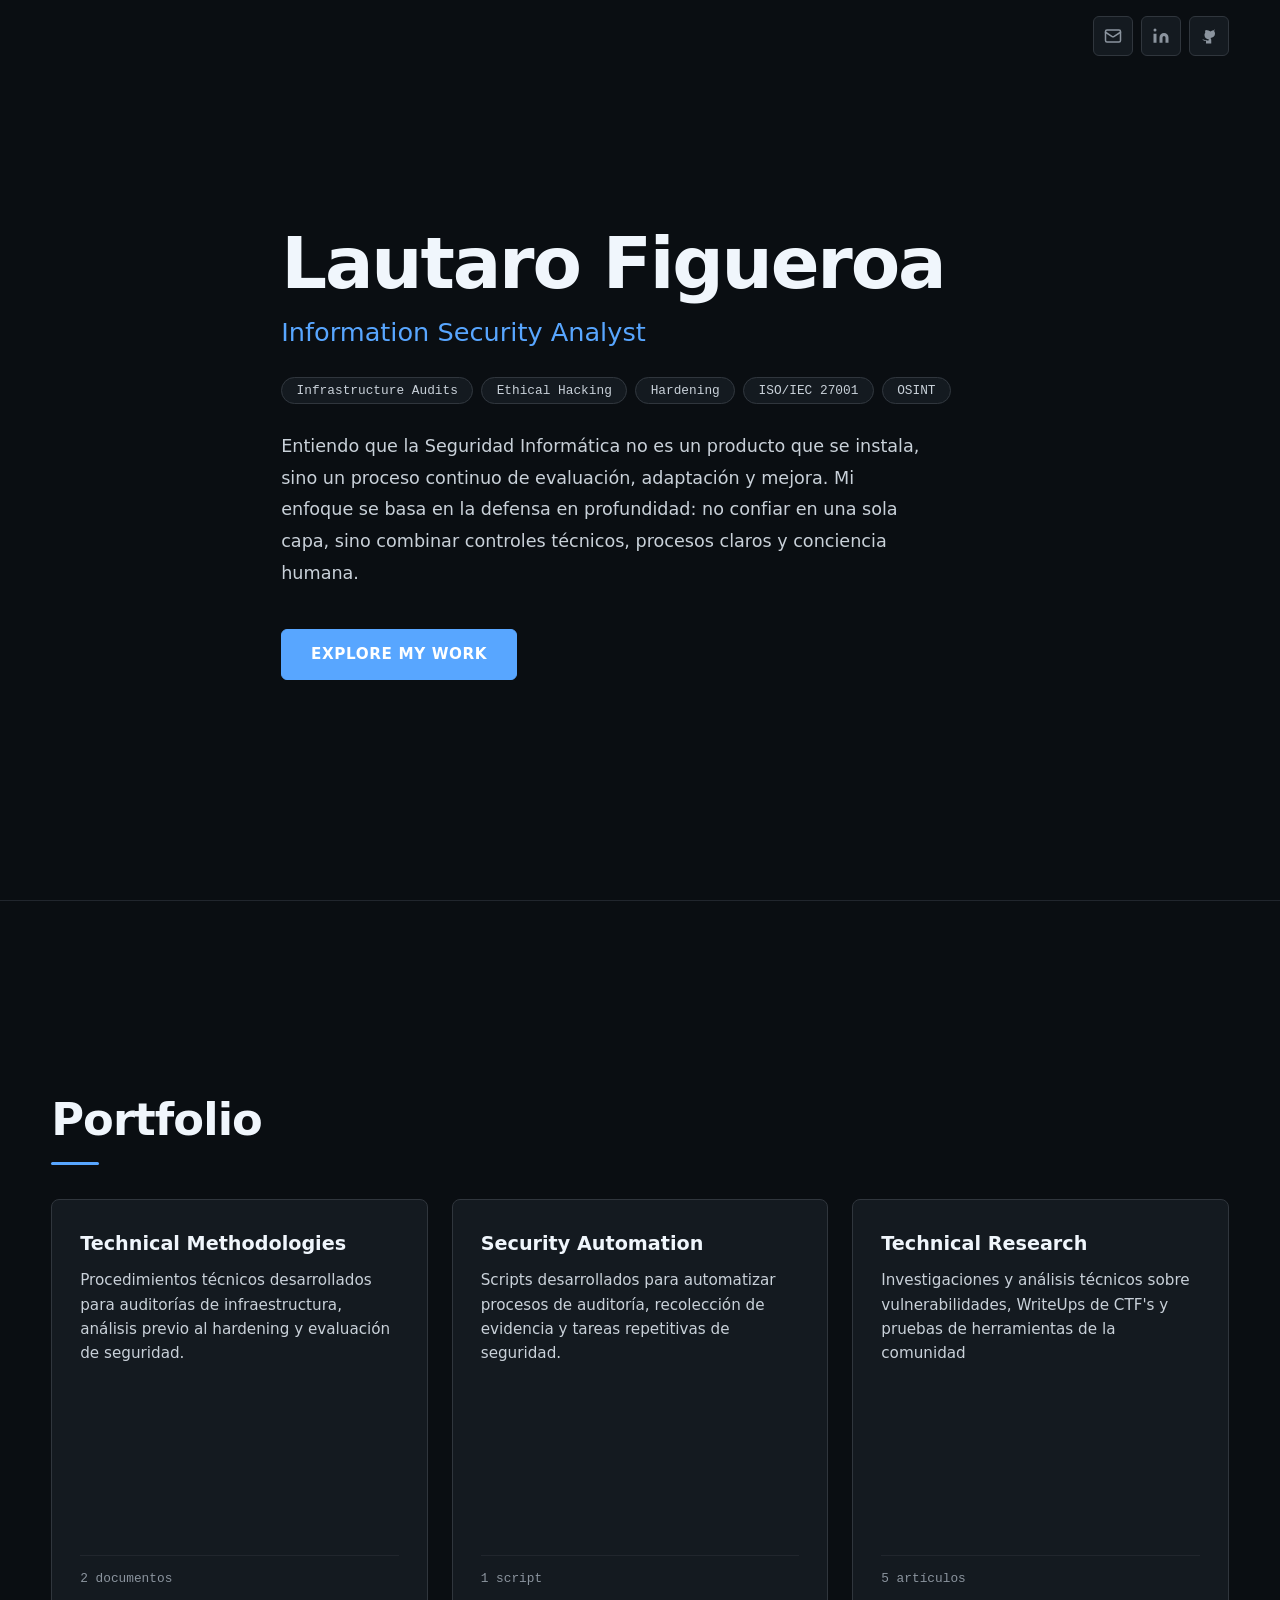
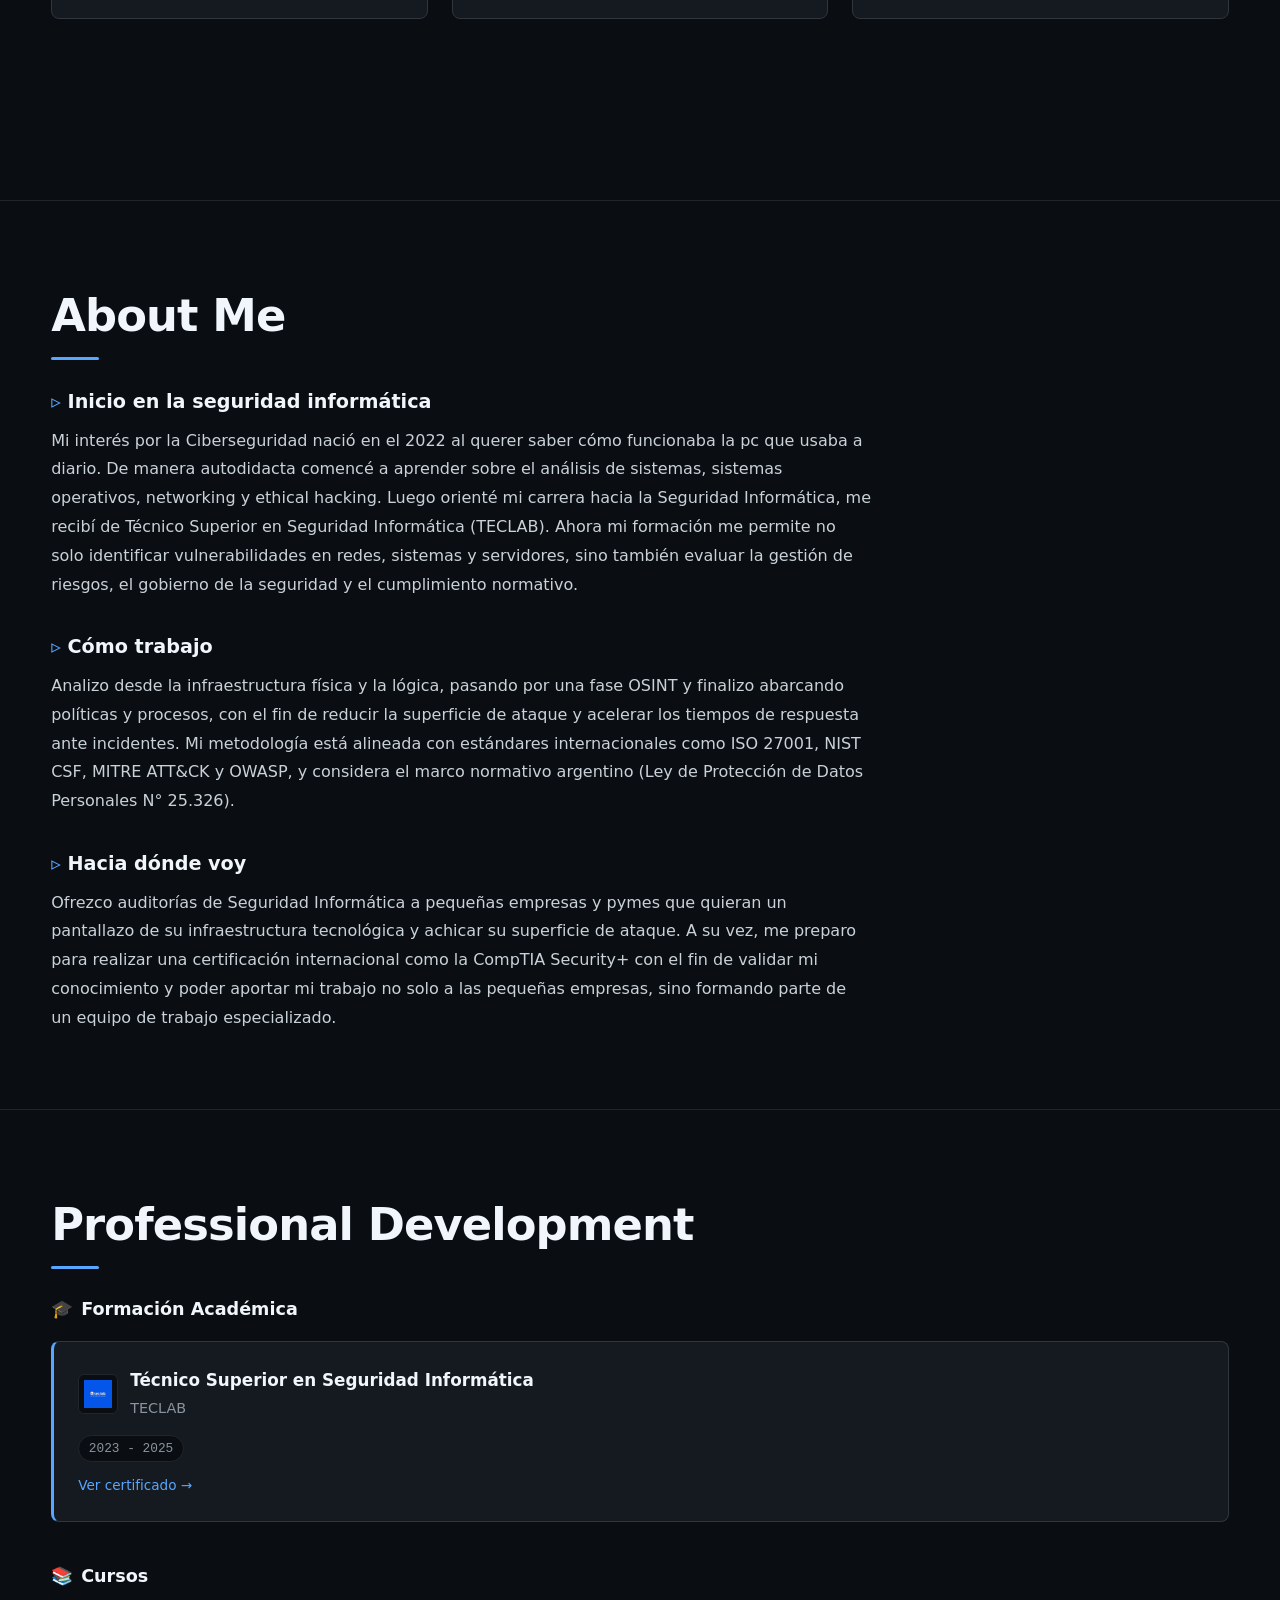
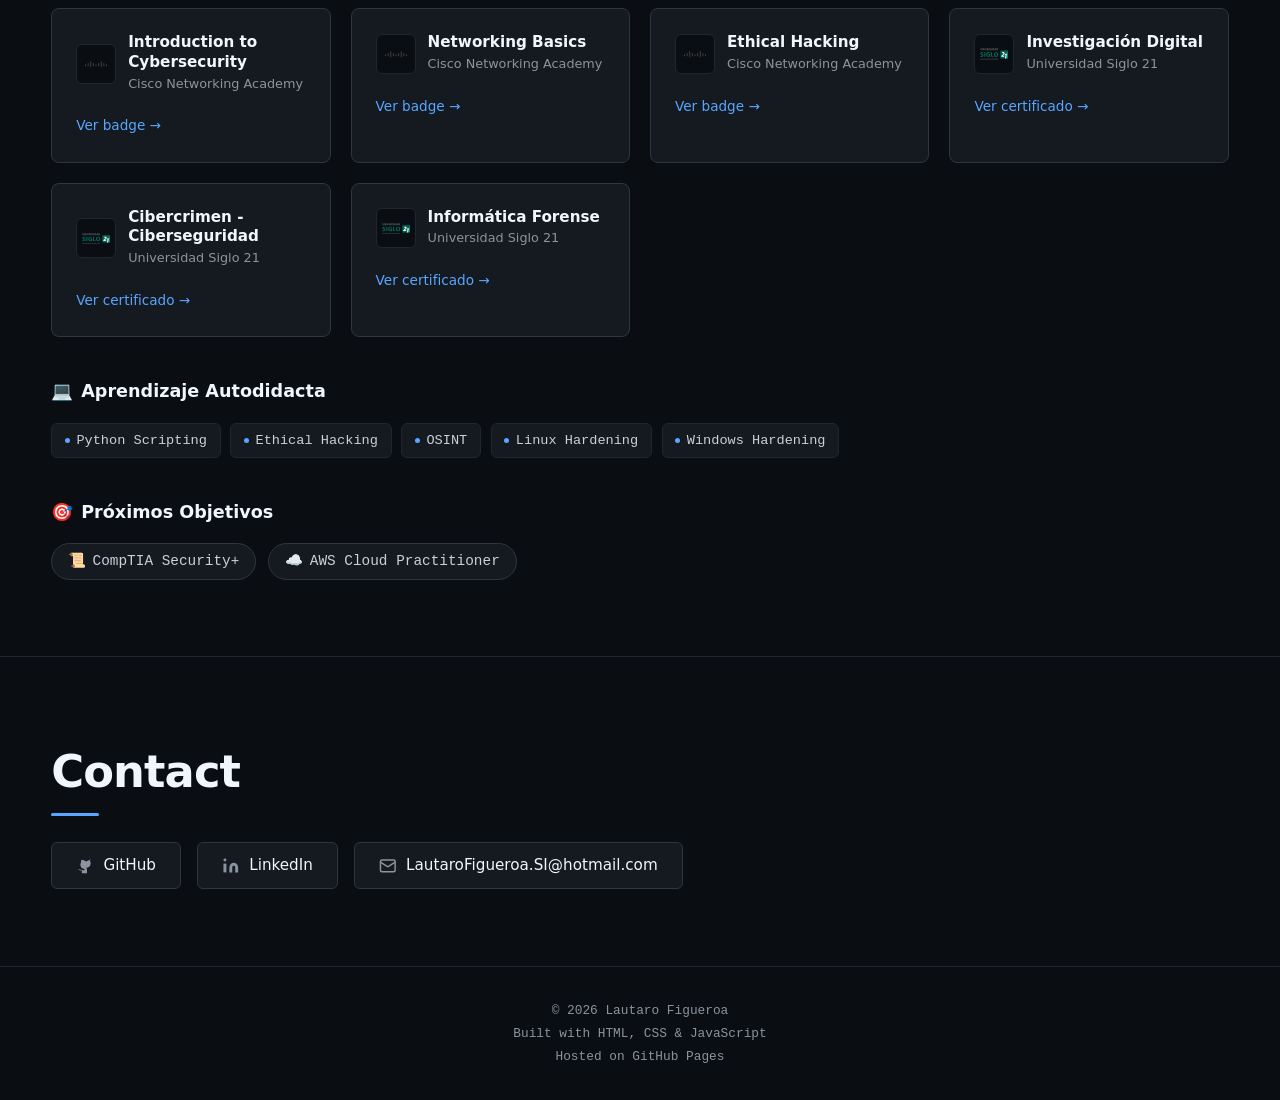
<file: index.html>
<!DOCTYPE html>
<html lang="es">
<head>
  <meta charset="UTF-8">
  <meta name="viewport" content="width=device-width, initial-scale=1.0">
  <meta name="description" content="Technical Portfolio — Information Security Analyst. Evidencia técnica de auditorías, automatización y research en ciberseguridad.">
  <title>Lautaro Figueroa - Information Security Analyst</title>
 <link rel="stylesheet" href="style.css">
</head>
<body>

  <!-- Topbar: contact icons injected by script.js -->
  <header class="topbar" id="topbar" aria-label="Contacto rápido"></header>

  <main>

    <!-- Section 1: Hero -->
    <section id="hero" class="hero" aria-labelledby="hero-name">
      <div class="container hero__content">
        <h1 id="hero-name" class="hero__name">Lautaro Figueroa</h1>
        <p class="hero__role">Information Security Analyst</p>

        <ul class="hero__specialties" aria-label="Especialidades">
          <li><span class="hero__tag">Infrastructure Audits</span></li>
          <li><span class="hero__tag">Ethical Hacking</span></li>
          <li><span class="hero__tag">Hardening</span></li>
          <li><span class="hero__tag">ISO/IEC 27001</span></li>
          <li><span class="hero__tag">OSINT</span></li>
        </ul>

        <p class="hero__description">
            Entiendo que la Seguridad Informática no es un producto que se instala, sino un proceso continuo de evaluación, adaptación y mejora. Mi enfoque se basa en la defensa en profundidad: no confiar en una sola capa, sino combinar controles técnicos, procesos claros y conciencia humana.
        </p>

      <a href="#portfolio" class="hero__cta" id="hero-cta">Explore my work</a>
      </div>
    </section>

    <!-- Section 2: Portfolio (cards injected by script.js) -->
    <section id="portfolio" class="portfolio" aria-labelledby="portfolio-title">
      <div class="container">
        <h2 id="portfolio-title" class="section-title">Portfolio</h2>
      </div>
      <div class="portfolio__grid" id="portfolio-grid" role="list"></div>
    </section>

    <!-- Section 3: About Me -->
    <section id="about" class="about" aria-labelledby="about-title">
      <div class="container">
        <h2 id="about-title" class="section-title">About Me</h2>

        <article class="about__block">
          <h3 class="about__subtitle">Inicio en la seguridad informática</h3>
          <p class="about__text">
            Mi interés por la Ciberseguridad nació en el 2022 al querer saber cómo funcionaba la pc que usaba a diario. De manera autodidacta comencé a aprender sobre el análisis de sistemas, sistemas operativos, networking y ethical hacking. Luego orienté mi carrera hacia la Seguridad Informática, me recibí de Técnico Superior en Seguridad Informática (TECLAB). Ahora mi formación me permite no solo identificar vulnerabilidades en redes, sistemas y servidores, sino también evaluar la gestión de riesgos, el gobierno de la seguridad y el cumplimiento normativo.
          </p>
        </article>

        <article class="about__block">
          <h3 class="about__subtitle">Cómo trabajo</h3>
          <p class="about__text">
            Analizo desde la infraestructura física y la lógica, pasando por una fase OSINT y finalizo abarcando políticas y procesos, con el fin de reducir la superficie de ataque y acelerar los tiempos de respuesta ante incidentes. Mi metodología está alineada con estándares internacionales como ISO 27001, NIST CSF, MITRE ATT&CK y OWASP, y considera el marco normativo argentino (Ley de Protección de Datos Personales N° 25.326).
          </p>
        </article>

        <article class="about__block">
          <h3 class="about__subtitle">Hacia dónde voy</h3>
          <p class="about__text">
            Ofrezco auditorías de Seguridad Informática a pequeñas empresas y pymes que quieran un pantallazo de su infraestructura tecnológica y achicar su superficie de ataque. A su vez, me preparo para realizar una certificación internacional como la CompTIA Security+ con el fin de validar mi conocimiento y poder aportar mi trabajo no solo a las pequeñas empresas, sino formando parte de un equipo de trabajo especializado.
          </p>
        </article>
      </div>
    </section>

  <!-- Section 4: Professional Development -->
<section id="development" class="development" aria-labelledby="dev-title">
  <div class="container">
    <h2 id="dev-title" class="section-title">Professional Development</h2>

    <div class="dev-dashboard">

      <!-- Formación Académica -->
      <div>
        <h3 class="dev-subtitle">
          <span>🎓</span> Formación Académica
        </h3>
        <div class="dev-education">
          <div class="dev-education-item">
            <div class="dev-education-header">
              <div class="dev-education-icon">
                <img src="assets/icons/teclab.svg" alt="TECLAB">
              </div>
              <div class="dev-education-info">
                <h4>Técnico Superior en Seguridad Informática</h4>
                <div class="institution">TECLAB</div>
              </div>
            </div>
            <span class="year">2023 - 2025</span>
            <a href="https://drive.google.com/file/d/1Ca9jFxLj145KYHAKrJVdmQg_FnZIL4TJ/preview" class="dev-cert-link" target="_blank" rel="noopener noreferrer">
              Ver certificado →
            </a>
          </div>
        </div>
      </div>

      <!-- Certificaciones -->
      <div>
        <h3 class="dev-subtitle">
          <span>📚</span> Cursos
        </h3>
        
        <div class="dev-certs-grid">
          <!-- Cisco - Cybersecurity -->
          <div class="dev-cert-card">
            <div class="dev-cert-header">
              <div class="dev-cert-icon">
                <img src="assets/icons/cisco.svg" alt="Cisco">
              </div>
              <div class="dev-cert-info">
                <div class="dev-cert-title">Introduction to Cybersecurity</div>
                <div class="dev-cert-issuer">Cisco Networking Academy</div>
              </div>
            </div>
           
            <a href="https://www.credly.com/badges/e492c167-d7e8-41ce-9f98-e49ecb94a7c5" class="dev-cert-link" target="_blank">
              Ver badge →
            </a>
          </div>

          <!-- Cisco - Networking Basics -->
          <div class="dev-cert-card">
            <div class="dev-cert-header">
              <div class="dev-cert-icon">
                <img src="assets/icons/cisco.svg" alt="Cisco">
              </div>
              <div class="dev-cert-info">
                <div class="dev-cert-title">Networking Basics</div>
                <div class="dev-cert-issuer">Cisco Networking Academy</div>
              </div>
            </div>
            
            <a href="https://www.credly.com/badges/7a01048c-2376-4b4d-8704-2911c214b046" class="dev-cert-link" target="_blank">
              Ver badge →
            </a>
          </div>

          <!-- Cisco - Ethical Hacking -->
          <div class="dev-cert-card">
            <div class="dev-cert-header">
              <div class="dev-cert-icon">
                <img src="assets/icons/cisco.svg" alt="Cisco">
              </div>
              <div class="dev-cert-info">
                <div class="dev-cert-title">Ethical Hacking</div>
                <div class="dev-cert-issuer">Cisco Networking Academy</div>
              </div>
            </div>
            
            <a href="https://www.credly.com/badges/24a36e96-a572-451f-a8d4-1a417fccac1a" class="dev-cert-link" target="_blank">
              Ver badge →
            </a>
          </div>

          <!-- Siglo 21 - Investigación Digital -->
          <div class="dev-cert-card">
            <div class="dev-cert-header">
              <div class="dev-cert-icon">
                <img src="assets/icons/Siglo21.svg" alt="Universidad Siglo 21">
              </div>
              <div class="dev-cert-info">
                <div class="dev-cert-title">Investigación Digital</div>
                <div class="dev-cert-issuer">Universidad Siglo 21</div>
              </div>
            </div>
            
            <a href="https://drive.google.com/file/d/1NjLdKCqDdevgzOxsKSq_HGY78-pCVTT5/preview" class="dev-cert-link" target="_blank" rel="noopener noreferrer">
              Ver certificado →
            </a>
          </div>

          <!-- Siglo 21 - Cibercrimen -->
          <div class="dev-cert-card">
            <div class="dev-cert-header">
              <div class="dev-cert-icon">
                <img src="assets/icons/Siglo21.svg" alt="Universidad Siglo 21">
              </div>
              <div class="dev-cert-info">
                <div class="dev-cert-title">Cibercrimen - Ciberseguridad</div>
                <div class="dev-cert-issuer">Universidad Siglo 21</div>
              </div>
            </div>
            
            <a href="https://drive.google.com/file/d/133eQsT__caI5zuJwaSzYOkemqGVbZyVa/preview" class="dev-cert-link" target="_blank" rel="noopener noreferrer">
              Ver certificado →
            </a>
          </div>

          <!-- Siglo 21 - Informática Forense -->
          <div class="dev-cert-card">
            <div class="dev-cert-header">
              <div class="dev-cert-icon">
                <img src="assets/icons/Siglo21.svg" alt="Universidad Siglo 21">
              </div>
              <div class="dev-cert-info">
                <div class="dev-cert-title">Informática Forense</div>
                <div class="dev-cert-issuer">Universidad Siglo 21</div>
              </div>
            </div>
            
            <a href="https://drive.google.com/file/d/1898EdgcWZihPth6PzzLftFhQsrnVxqVz/preview" class="dev-cert-link" target="_blank" rel="noopener noreferrer">
              Ver certificado →
            </a>
          </div>
        </div>
      </div>

      <!-- Aprendizaje Autodidacta -->
      <div>
        <h3 class="dev-subtitle">
          <span>💻</span> Aprendizaje Autodidacta
        </h3>
        <div class="dev-self-taught">
          <span class="dev-skill-tag"><span class="dot"></span> Python Scripting</span>
          <span class="dev-skill-tag"><span class="dot"></span> Ethical Hacking</span>
          <span class="dev-skill-tag"><span class="dot"></span> OSINT</span>
          <span class="dev-skill-tag"><span class="dot"></span> Linux Hardening</span>
          <span class="dev-skill-tag"><span class="dot"></span> Windows Hardening</span>
        </div>
      </div>

      <!-- Próximos Objetivos -->
      <div>
        <h3 class="dev-subtitle">
          <span>🎯</span> Próximos Objetivos
        </h3>
        <div class="dev-goals">
          <span class="dev-goal-tag"><span class="emoji">📜</span> CompTIA Security+</span>
          <span class="dev-goal-tag"><span class="emoji">☁️</span> AWS Cloud Practitioner</span>
        </div>
      </div>

    </div>
  </div>
</section>

   <!-- Section 5: Contact (links injected by script.js) -->
    <section id="contact" class="contact" aria-labelledby="contact-title">
      <div class="container">
        <h2 id="contact-title" class="section-title">Contact</h2>
        <nav class="contact__links" id="contact-links" aria-label="Canales de contacto"></nav>
      </div>
    </section>

  </main>

  <!-- Section 6: Footer -->
  <footer class="site-footer">
    <p class="site-footer__text">
      &copy; 2026 Lautaro Figueroa<br>
      Built with HTML, CSS &amp; JavaScript<br>
      Hosted on GitHub Pages
    </p>
  </footer>

  <script src="script.js"></script>
</body>
</html>
</file>
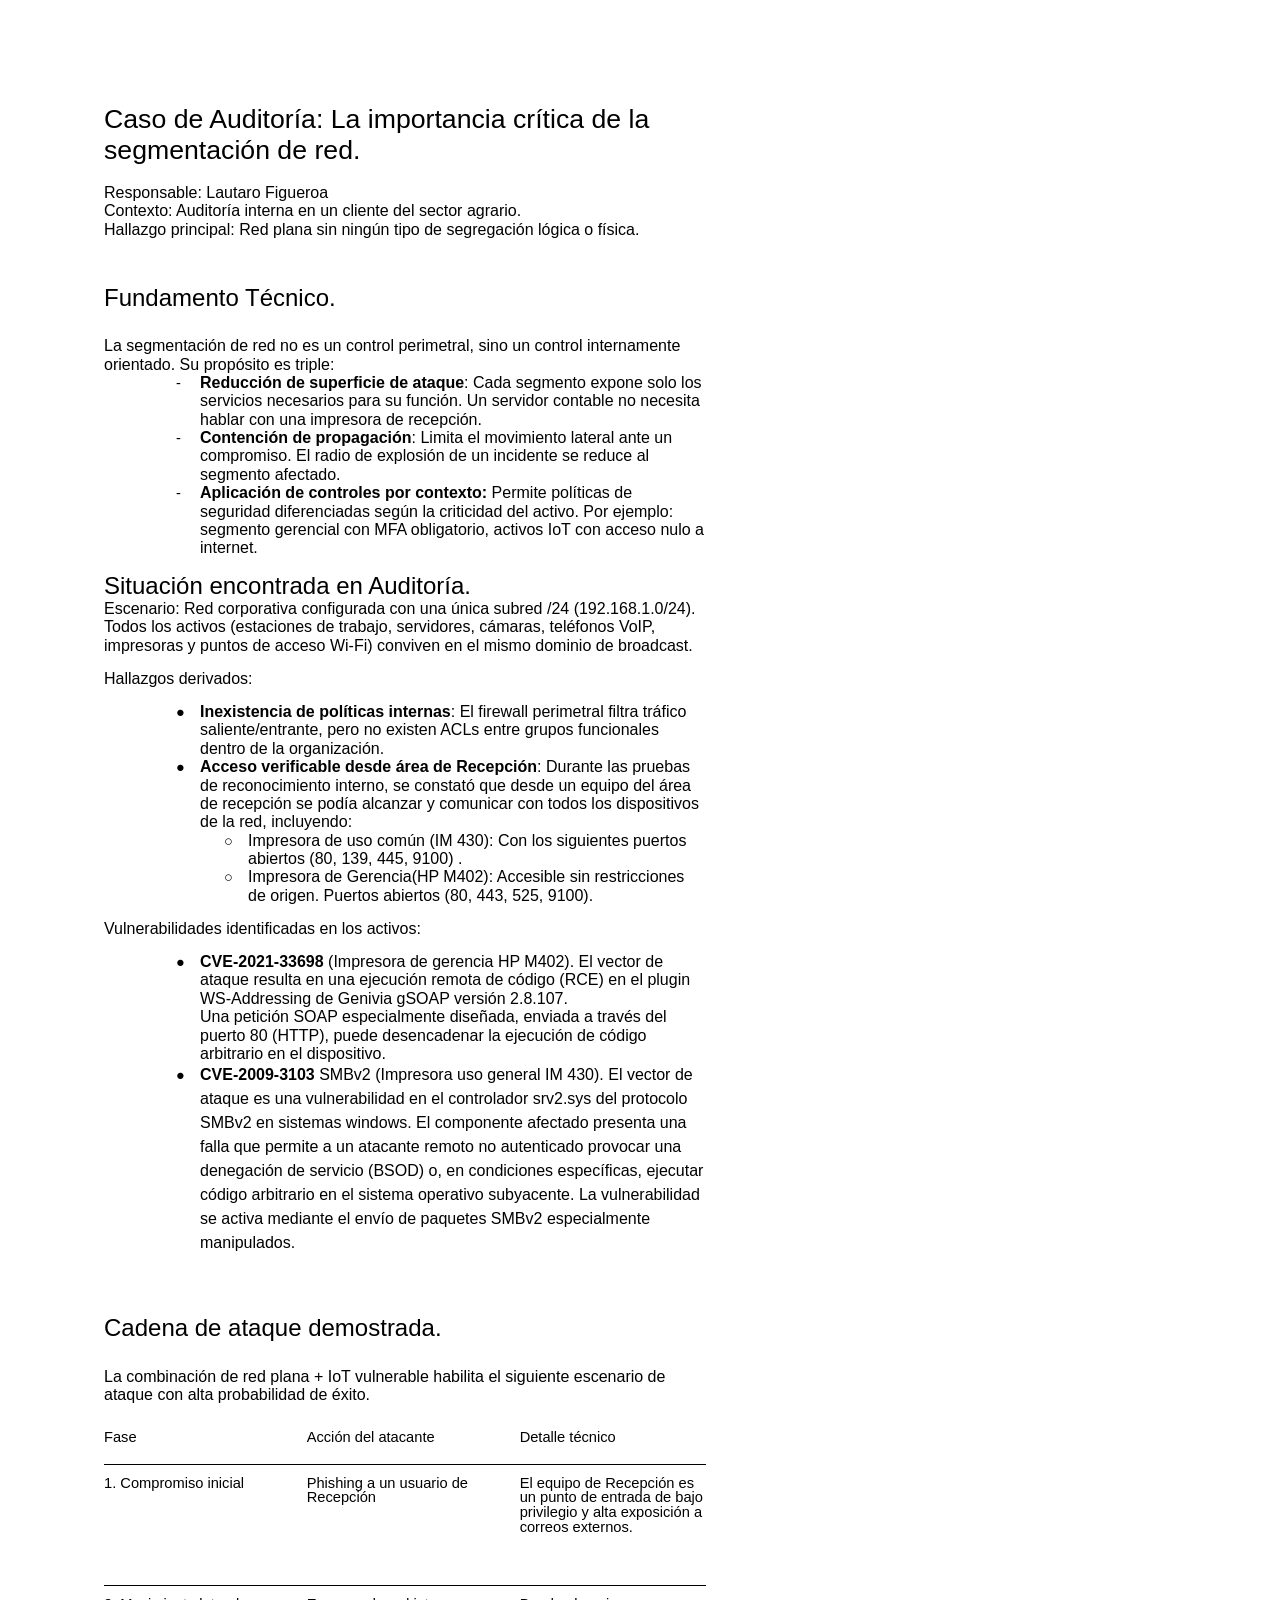
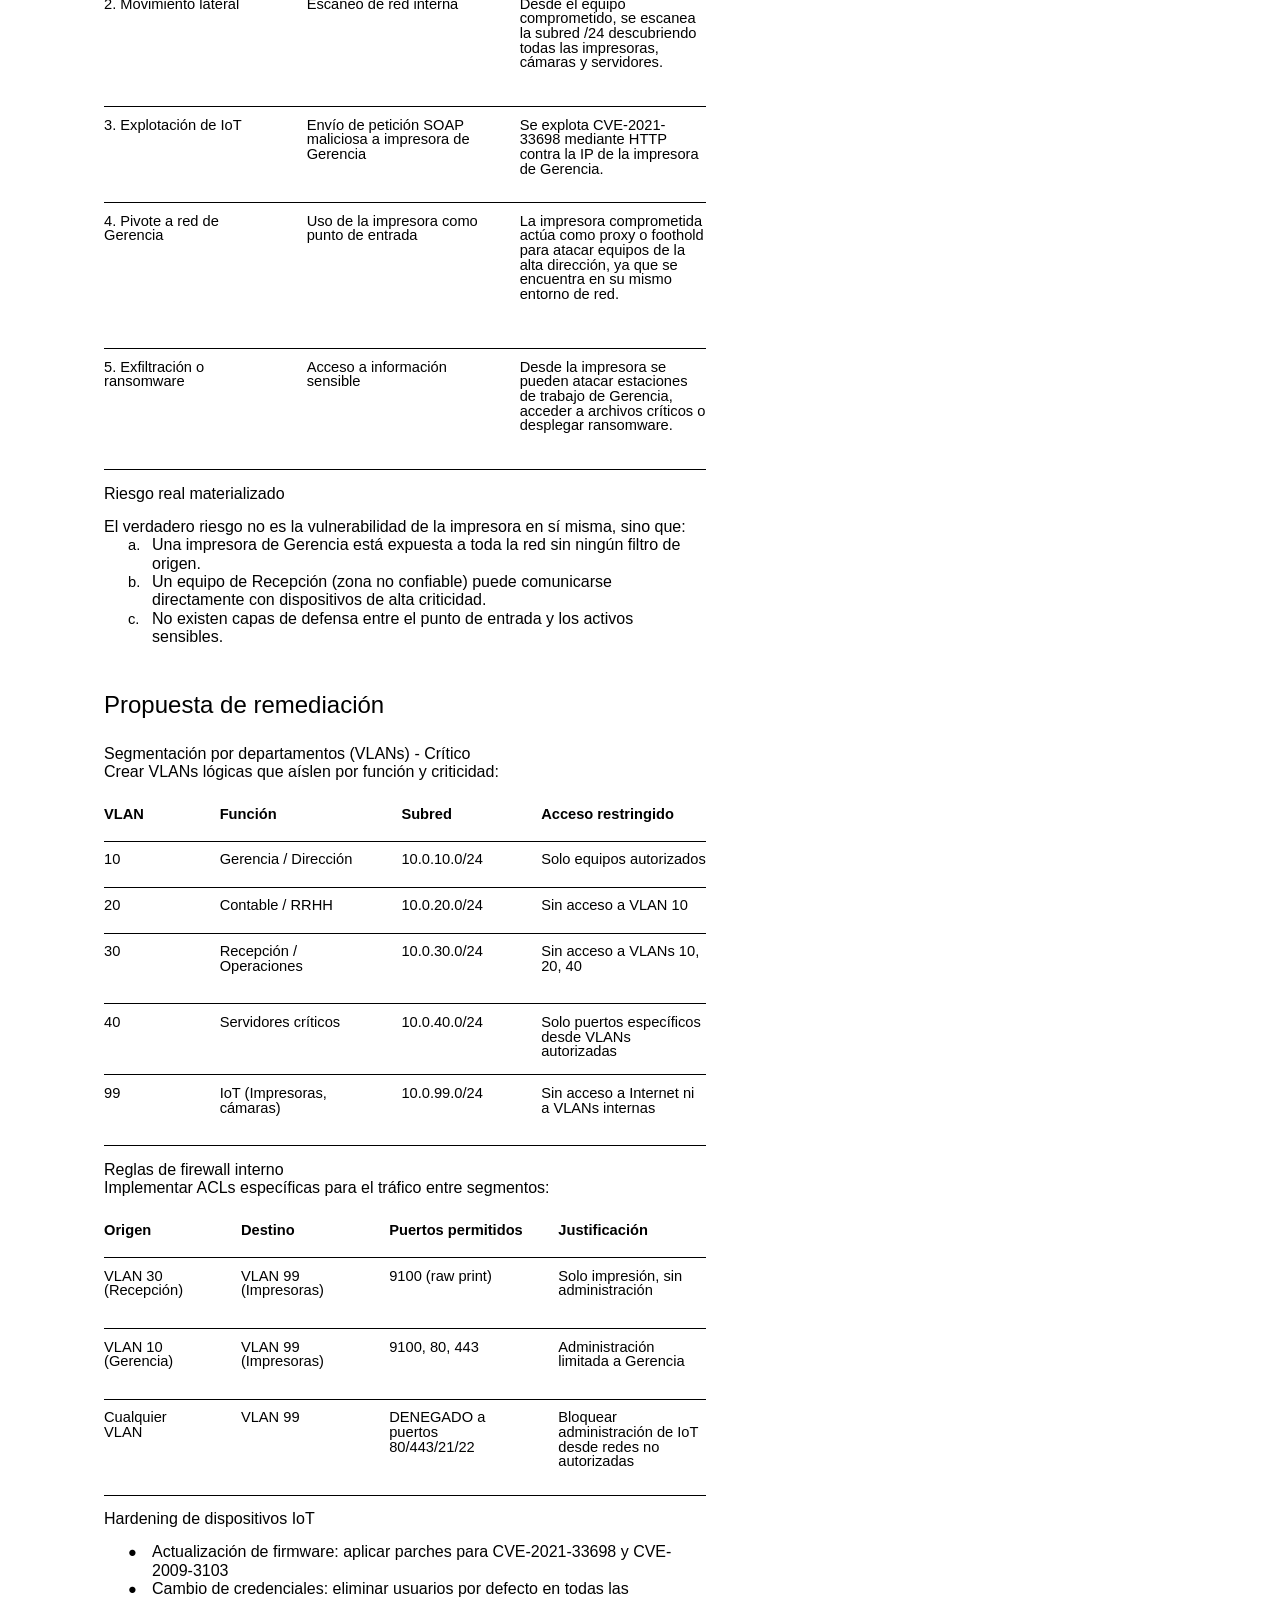
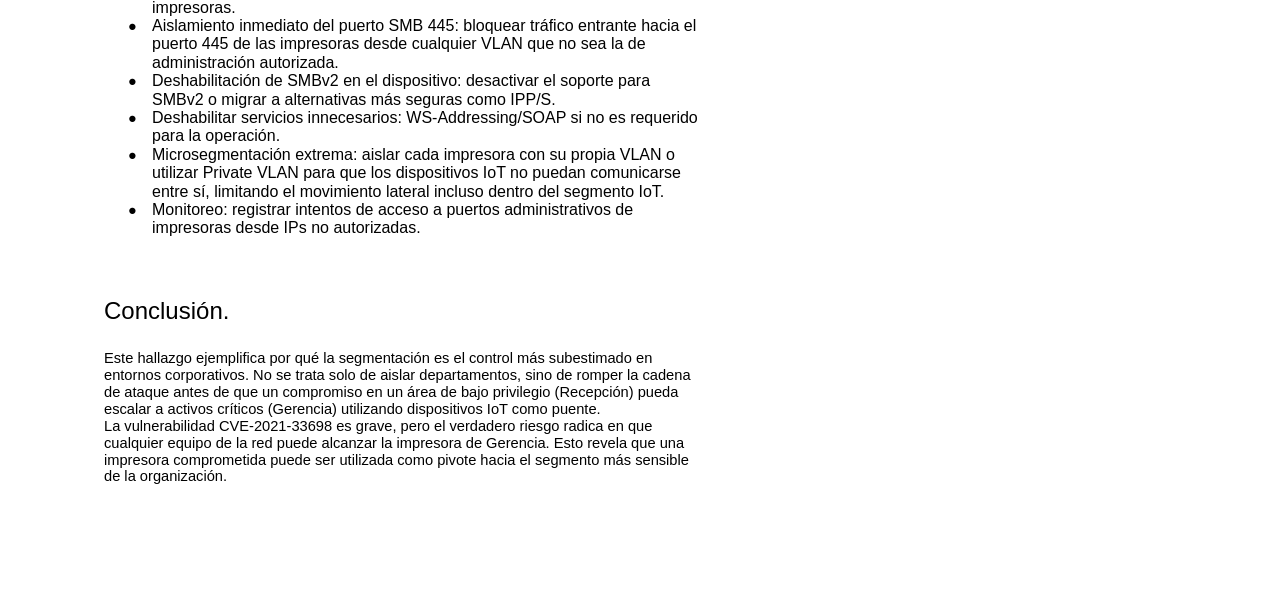
<file: assets/docs/methodologies/Caso de Auditoria. Segmentacion.html>
<html><head><meta content="text/html; charset=UTF-8" http-equiv="content-type"><style type="text/css">ol.lst-kix_7tdfk1gh5bbp-0{list-style-type:none}ol.lst-kix_7tdfk1gh5bbp-1{list-style-type:none}ol.lst-kix_7tdfk1gh5bbp-2{list-style-type:none}ol.lst-kix_7tdfk1gh5bbp-3{list-style-type:none}ol.lst-kix_7tdfk1gh5bbp-3.start{counter-reset:lst-ctn-kix_7tdfk1gh5bbp-3 0}ol.lst-kix_7tdfk1gh5bbp-4{list-style-type:none}ol.lst-kix_7tdfk1gh5bbp-5{list-style-type:none}.lst-kix_7tdfk1gh5bbp-3>li{counter-increment:lst-ctn-kix_7tdfk1gh5bbp-3}.lst-kix_m2gyuk38uo1-2>li{counter-increment:lst-ctn-kix_m2gyuk38uo1-2}.lst-kix_uiwntse81yt7-1>li{counter-increment:lst-ctn-kix_uiwntse81yt7-1}ol.lst-kix_jfyjn6o9r79f-2.start{counter-reset:lst-ctn-kix_jfyjn6o9r79f-2 0}.lst-kix_7k5oq4ouguiw-5>li{counter-increment:lst-ctn-kix_7k5oq4ouguiw-5}ol.lst-kix_uiwntse81yt7-3.start{counter-reset:lst-ctn-kix_uiwntse81yt7-3 0}ol.lst-kix_7tdfk1gh5bbp-6{list-style-type:none}.lst-kix_m2gyuk38uo1-4>li{counter-increment:lst-ctn-kix_m2gyuk38uo1-4}ol.lst-kix_7tdfk1gh5bbp-7{list-style-type:none}ol.lst-kix_7tdfk1gh5bbp-8{list-style-type:none}ul.lst-kix_a7d7vjzdha9h-2{list-style-type:none}.lst-kix_jfyjn6o9r79f-8>li:before{content:"" counter(lst-ctn-kix_jfyjn6o9r79f-8,lower-roman) ". "}ul.lst-kix_a7d7vjzdha9h-3{list-style-type:none}ul.lst-kix_a7d7vjzdha9h-4{list-style-type:none}.lst-kix_7k5oq4ouguiw-7>li{counter-increment:lst-ctn-kix_7k5oq4ouguiw-7}.lst-kix_t7iqnx7x83am-6>li:before{content:"-  "}.lst-kix_t7iqnx7x83am-8>li:before{content:"-  "}ul.lst-kix_a7d7vjzdha9h-5{list-style-type:none}ul.lst-kix_7e1v35akrm1h-8{list-style-type:none}ul.lst-kix_a7d7vjzdha9h-6{list-style-type:none}.lst-kix_jfyjn6o9r79f-6>li:before{content:"" counter(lst-ctn-kix_jfyjn6o9r79f-6,decimal) ". "}.lst-kix_uiwntse81yt7-8>li{counter-increment:lst-ctn-kix_uiwntse81yt7-8}ul.lst-kix_a7d7vjzdha9h-7{list-style-type:none}ul.lst-kix_a7d7vjzdha9h-8{list-style-type:none}.lst-kix_t7iqnx7x83am-7>li:before{content:"-  "}ul.lst-kix_7e1v35akrm1h-4{list-style-type:none}ul.lst-kix_7e1v35akrm1h-5{list-style-type:none}ul.lst-kix_7e1v35akrm1h-6{list-style-type:none}ul.lst-kix_7e1v35akrm1h-7{list-style-type:none}.lst-kix_t7iqnx7x83am-2>li:before{content:"-  "}ul.lst-kix_7e1v35akrm1h-0{list-style-type:none}.lst-kix_jfyjn6o9r79f-7>li:before{content:"" counter(lst-ctn-kix_jfyjn6o9r79f-7,lower-latin) ". "}ol.lst-kix_uiwntse81yt7-4.start{counter-reset:lst-ctn-kix_uiwntse81yt7-4 0}ul.lst-kix_7e1v35akrm1h-1{list-style-type:none}ul.lst-kix_7e1v35akrm1h-2{list-style-type:none}ul.lst-kix_7e1v35akrm1h-3{list-style-type:none}.lst-kix_t7iqnx7x83am-1>li:before{content:"-  "}ol.lst-kix_7k5oq4ouguiw-5.start{counter-reset:lst-ctn-kix_7k5oq4ouguiw-5 0}.lst-kix_t7iqnx7x83am-3>li:before{content:"-  "}.lst-kix_7tdfk1gh5bbp-1>li{counter-increment:lst-ctn-kix_7tdfk1gh5bbp-1}.lst-kix_7tdfk1gh5bbp-7>li{counter-increment:lst-ctn-kix_7tdfk1gh5bbp-7}.lst-kix_7k5oq4ouguiw-1>li{counter-increment:lst-ctn-kix_7k5oq4ouguiw-1}.lst-kix_t7iqnx7x83am-4>li:before{content:"-  "}.lst-kix_xm2eii25axv7-7>li:before{content:"\0025cb   "}.lst-kix_jfyjn6o9r79f-2>li{counter-increment:lst-ctn-kix_jfyjn6o9r79f-2}ul.lst-kix_a7d7vjzdha9h-0{list-style-type:none}.lst-kix_t7iqnx7x83am-5>li:before{content:"-  "}ul.lst-kix_a7d7vjzdha9h-1{list-style-type:none}.lst-kix_xm2eii25axv7-8>li:before{content:"\0025a0   "}.lst-kix_xm2eii25axv7-4>li:before{content:"\0025cb   "}.lst-kix_xm2eii25axv7-3>li:before{content:"\0025cf   "}.lst-kix_xm2eii25axv7-5>li:before{content:"\0025a0   "}ol.lst-kix_7k5oq4ouguiw-3{list-style-type:none}.lst-kix_xm2eii25axv7-2>li:before{content:"\0025a0   "}ol.lst-kix_7k5oq4ouguiw-2{list-style-type:none}ol.lst-kix_7k5oq4ouguiw-1{list-style-type:none}ol.lst-kix_7k5oq4ouguiw-0{list-style-type:none}.lst-kix_xm2eii25axv7-6>li:before{content:"\0025cf   "}ol.lst-kix_7k5oq4ouguiw-4.start{counter-reset:lst-ctn-kix_7k5oq4ouguiw-4 0}ul.lst-kix_xm2eii25axv7-8{list-style-type:none}ul.lst-kix_xm2eii25axv7-6{list-style-type:none}.lst-kix_t7iqnx7x83am-0>li:before{content:"-  "}ul.lst-kix_xm2eii25axv7-7{list-style-type:none}ol.lst-kix_7k5oq4ouguiw-7{list-style-type:none}.lst-kix_xm2eii25axv7-0>li:before{content:"\0025cf   "}ul.lst-kix_xm2eii25axv7-0{list-style-type:none}ol.lst-kix_7k5oq4ouguiw-6{list-style-type:none}ul.lst-kix_xm2eii25axv7-1{list-style-type:none}ol.lst-kix_7k5oq4ouguiw-5{list-style-type:none}.lst-kix_xm2eii25axv7-1>li:before{content:"\0025cb   "}ol.lst-kix_7k5oq4ouguiw-4{list-style-type:none}ul.lst-kix_xm2eii25axv7-4{list-style-type:none}ul.lst-kix_xm2eii25axv7-5{list-style-type:none}ul.lst-kix_xm2eii25axv7-2{list-style-type:none}ol.lst-kix_7k5oq4ouguiw-8{list-style-type:none}ul.lst-kix_xm2eii25axv7-3{list-style-type:none}ol.lst-kix_m2gyuk38uo1-3.start{counter-reset:lst-ctn-kix_m2gyuk38uo1-3 0}ol.lst-kix_m2gyuk38uo1-6.start{counter-reset:lst-ctn-kix_m2gyuk38uo1-6 0}ol.lst-kix_jfyjn6o9r79f-6.start{counter-reset:lst-ctn-kix_jfyjn6o9r79f-6 0}.lst-kix_jfyjn6o9r79f-6>li{counter-increment:lst-ctn-kix_jfyjn6o9r79f-6}.lst-kix_m2gyuk38uo1-8>li{counter-increment:lst-ctn-kix_m2gyuk38uo1-8}.lst-kix_jfyjn6o9r79f-5>li{counter-increment:lst-ctn-kix_jfyjn6o9r79f-5}.lst-kix_jfyjn6o9r79f-7>li{counter-increment:lst-ctn-kix_jfyjn6o9r79f-7}ol.lst-kix_m2gyuk38uo1-6{list-style-type:none}ol.lst-kix_m2gyuk38uo1-7{list-style-type:none}ol.lst-kix_m2gyuk38uo1-8{list-style-type:none}ol.lst-kix_m2gyuk38uo1-2{list-style-type:none}.lst-kix_uiwntse81yt7-6>li{counter-increment:lst-ctn-kix_uiwntse81yt7-6}ol.lst-kix_m2gyuk38uo1-3{list-style-type:none}ol.lst-kix_m2gyuk38uo1-4{list-style-type:none}ol.lst-kix_m2gyuk38uo1-5{list-style-type:none}ol.lst-kix_m2gyuk38uo1-0{list-style-type:none}.lst-kix_7k5oq4ouguiw-8>li{counter-increment:lst-ctn-kix_7k5oq4ouguiw-8}ol.lst-kix_m2gyuk38uo1-1{list-style-type:none}.lst-kix_jfyjn6o9r79f-0>li:before{content:"" counter(lst-ctn-kix_jfyjn6o9r79f-0,decimal) ". "}.lst-kix_jfyjn6o9r79f-2>li:before{content:"" counter(lst-ctn-kix_jfyjn6o9r79f-2,lower-roman) ". "}ol.lst-kix_7tdfk1gh5bbp-7.start{counter-reset:lst-ctn-kix_7tdfk1gh5bbp-7 0}.lst-kix_jfyjn6o9r79f-4>li:before{content:"" counter(lst-ctn-kix_jfyjn6o9r79f-4,lower-latin) ". "}ol.lst-kix_7k5oq4ouguiw-6.start{counter-reset:lst-ctn-kix_7k5oq4ouguiw-6 0}.lst-kix_xhln4ed16x4b-0>li:before{content:"\0025cf   "}.lst-kix_xhln4ed16x4b-2>li:before{content:"\0025a0   "}ol.lst-kix_7tdfk1gh5bbp-8.start{counter-reset:lst-ctn-kix_7tdfk1gh5bbp-8 0}.lst-kix_a7d7vjzdha9h-2>li:before{content:"\0025a0   "}.lst-kix_xhln4ed16x4b-4>li:before{content:"\0025cb   "}.lst-kix_5ge0ihgv87ia-1>li:before{content:"\0025cb   "}ol.lst-kix_7k5oq4ouguiw-8.start{counter-reset:lst-ctn-kix_7k5oq4ouguiw-8 0}.lst-kix_a7d7vjzdha9h-4>li:before{content:"\0025cb   "}ol.lst-kix_m2gyuk38uo1-5.start{counter-reset:lst-ctn-kix_m2gyuk38uo1-5 0}.lst-kix_a7d7vjzdha9h-6>li:before{content:"\0025cf   "}.lst-kix_7e1v35akrm1h-0>li:before{content:"\0025cf   "}ol.lst-kix_uiwntse81yt7-7.start{counter-reset:lst-ctn-kix_uiwntse81yt7-7 0}.lst-kix_uiwntse81yt7-7>li{counter-increment:lst-ctn-kix_uiwntse81yt7-7}ol.lst-kix_jfyjn6o9r79f-8.start{counter-reset:lst-ctn-kix_jfyjn6o9r79f-8 0}.lst-kix_a7d7vjzdha9h-8>li:before{content:"\0025a0   "}.lst-kix_7e1v35akrm1h-2>li:before{content:"\0025a0   "}.lst-kix_m2gyuk38uo1-6>li:before{content:"" counter(lst-ctn-kix_m2gyuk38uo1-6,decimal) ". "}.lst-kix_uiwntse81yt7-7>li:before{content:"" counter(lst-ctn-kix_uiwntse81yt7-7,lower-latin) ". "}.lst-kix_uiwntse81yt7-5>li:before{content:"" counter(lst-ctn-kix_uiwntse81yt7-5,lower-roman) ". "}.lst-kix_7e1v35akrm1h-4>li:before{content:"\0025cb   "}.lst-kix_7e1v35akrm1h-8>li:before{content:"\0025a0   "}.lst-kix_uiwntse81yt7-3>li:before{content:"" counter(lst-ctn-kix_uiwntse81yt7-3,decimal) ". "}.lst-kix_7k5oq4ouguiw-3>li{counter-increment:lst-ctn-kix_7k5oq4ouguiw-3}.lst-kix_m2gyuk38uo1-0>li:before{content:"" counter(lst-ctn-kix_m2gyuk38uo1-0,decimal) ". "}.lst-kix_m2gyuk38uo1-8>li:before{content:"" counter(lst-ctn-kix_m2gyuk38uo1-8,lower-roman) ". "}.lst-kix_m2gyuk38uo1-3>li{counter-increment:lst-ctn-kix_m2gyuk38uo1-3}.lst-kix_7e1v35akrm1h-6>li:before{content:"\0025cf   "}ol.lst-kix_uiwntse81yt7-8.start{counter-reset:lst-ctn-kix_uiwntse81yt7-8 0}.lst-kix_5ge0ihgv87ia-5>li:before{content:"\0025a0   "}.lst-kix_7tdfk1gh5bbp-8>li{counter-increment:lst-ctn-kix_7tdfk1gh5bbp-8}.lst-kix_xhln4ed16x4b-8>li:before{content:"\0025a0   "}.lst-kix_ihtwpndt376y-2>li:before{content:"\0025a0   "}.lst-kix_5ge0ihgv87ia-7>li:before{content:"\0025cb   "}.lst-kix_xhln4ed16x4b-6>li:before{content:"\0025cf   "}.lst-kix_uiwntse81yt7-1>li:before{content:"" counter(lst-ctn-kix_uiwntse81yt7-1,lower-latin) ". "}.lst-kix_5ge0ihgv87ia-3>li:before{content:"\0025cf   "}.lst-kix_7tdfk1gh5bbp-2>li{counter-increment:lst-ctn-kix_7tdfk1gh5bbp-2}.lst-kix_ihtwpndt376y-0>li:before{content:"\0025cf   "}.lst-kix_ihtwpndt376y-4>li:before{content:"\0025cb   "}ol.lst-kix_jfyjn6o9r79f-7.start{counter-reset:lst-ctn-kix_jfyjn6o9r79f-7 0}.lst-kix_jfyjn6o9r79f-0>li{counter-increment:lst-ctn-kix_jfyjn6o9r79f-0}.lst-kix_m2gyuk38uo1-2>li:before{content:"" counter(lst-ctn-kix_m2gyuk38uo1-2,lower-roman) ". "}ol.lst-kix_m2gyuk38uo1-4.start{counter-reset:lst-ctn-kix_m2gyuk38uo1-4 0}.lst-kix_m2gyuk38uo1-4>li:before{content:"" counter(lst-ctn-kix_m2gyuk38uo1-4,lower-latin) ". "}.lst-kix_a7d7vjzdha9h-0>li:before{content:"\0025cf   "}.lst-kix_7k5oq4ouguiw-3>li:before{content:"" counter(lst-ctn-kix_7k5oq4ouguiw-3,lower-latin) ". "}ul.lst-kix_ihtwpndt376y-4{list-style-type:none}ul.lst-kix_ihtwpndt376y-5{list-style-type:none}ul.lst-kix_ihtwpndt376y-2{list-style-type:none}ul.lst-kix_ihtwpndt376y-3{list-style-type:none}.lst-kix_7k5oq4ouguiw-1>li:before{content:"" counter(lst-ctn-kix_7k5oq4ouguiw-1,lower-roman) ". "}.lst-kix_7k5oq4ouguiw-5>li:before{content:"" counter(lst-ctn-kix_7k5oq4ouguiw-5,decimal) ". "}.lst-kix_ihtwpndt376y-8>li:before{content:"\0025a0   "}ul.lst-kix_ihtwpndt376y-8{list-style-type:none}.lst-kix_7k5oq4ouguiw-2>li:before{content:"" counter(lst-ctn-kix_7k5oq4ouguiw-2,decimal) ". "}.lst-kix_7k5oq4ouguiw-6>li:before{content:"" counter(lst-ctn-kix_7k5oq4ouguiw-6,lower-latin) ". "}ul.lst-kix_ihtwpndt376y-6{list-style-type:none}.lst-kix_ihtwpndt376y-7>li:before{content:"\0025cb   "}ul.lst-kix_ihtwpndt376y-7{list-style-type:none}.lst-kix_ihtwpndt376y-6>li:before{content:"\0025cf   "}ul.lst-kix_ihtwpndt376y-0{list-style-type:none}ul.lst-kix_ihtwpndt376y-1{list-style-type:none}.lst-kix_7k5oq4ouguiw-4>li:before{content:"" counter(lst-ctn-kix_7k5oq4ouguiw-4,lower-roman) ". "}.lst-kix_ihtwpndt376y-5>li:before{content:"\0025a0   "}ol.lst-kix_7tdfk1gh5bbp-6.start{counter-reset:lst-ctn-kix_7tdfk1gh5bbp-6 0}.lst-kix_uiwntse81yt7-0>li{counter-increment:lst-ctn-kix_uiwntse81yt7-0}.lst-kix_7tdfk1gh5bbp-4>li{counter-increment:lst-ctn-kix_7tdfk1gh5bbp-4}.lst-kix_7k5oq4ouguiw-7>li:before{content:"" counter(lst-ctn-kix_7k5oq4ouguiw-7,lower-roman) ". "}ol.lst-kix_7k5oq4ouguiw-7.start{counter-reset:lst-ctn-kix_7k5oq4ouguiw-7 0}.lst-kix_7k5oq4ouguiw-8>li:before{content:"" counter(lst-ctn-kix_7k5oq4ouguiw-8,decimal) ". "}.lst-kix_7k5oq4ouguiw-4>li{counter-increment:lst-ctn-kix_7k5oq4ouguiw-4}ol.lst-kix_uiwntse81yt7-5{list-style-type:none}.lst-kix_7tdfk1gh5bbp-8>li:before{content:"" counter(lst-ctn-kix_7tdfk1gh5bbp-8,lower-roman) ". "}ol.lst-kix_uiwntse81yt7-6{list-style-type:none}.lst-kix_jfyjn6o9r79f-1>li{counter-increment:lst-ctn-kix_jfyjn6o9r79f-1}ol.lst-kix_uiwntse81yt7-3{list-style-type:none}ol.lst-kix_7k5oq4ouguiw-2.start{counter-reset:lst-ctn-kix_7k5oq4ouguiw-2 0}ol.lst-kix_uiwntse81yt7-4{list-style-type:none}ol.lst-kix_uiwntse81yt7-1{list-style-type:none}.lst-kix_7tdfk1gh5bbp-6>li:before{content:"" counter(lst-ctn-kix_7tdfk1gh5bbp-6,decimal) ". "}ol.lst-kix_uiwntse81yt7-2{list-style-type:none}ol.lst-kix_jfyjn6o9r79f-5.start{counter-reset:lst-ctn-kix_jfyjn6o9r79f-5 0}.lst-kix_7tdfk1gh5bbp-5>li:before{content:"" counter(lst-ctn-kix_7tdfk1gh5bbp-5,lower-roman) ". "}ol.lst-kix_uiwntse81yt7-0{list-style-type:none}ol.lst-kix_uiwntse81yt7-0.start{counter-reset:lst-ctn-kix_uiwntse81yt7-0 0}ol.lst-kix_uiwntse81yt7-7{list-style-type:none}.lst-kix_7tdfk1gh5bbp-7>li:before{content:"" counter(lst-ctn-kix_7tdfk1gh5bbp-7,lower-latin) ". "}ol.lst-kix_uiwntse81yt7-8{list-style-type:none}ol.lst-kix_7tdfk1gh5bbp-0.start{counter-reset:lst-ctn-kix_7tdfk1gh5bbp-0 0}ol.lst-kix_m2gyuk38uo1-2.start{counter-reset:lst-ctn-kix_m2gyuk38uo1-2 0}.lst-kix_7tdfk1gh5bbp-0>li:before{content:"" counter(lst-ctn-kix_7tdfk1gh5bbp-0,decimal) ". "}.lst-kix_7k5oq4ouguiw-2>li{counter-increment:lst-ctn-kix_7k5oq4ouguiw-2}.lst-kix_7tdfk1gh5bbp-2>li:before{content:"" counter(lst-ctn-kix_7tdfk1gh5bbp-2,lower-roman) ". "}.lst-kix_7tdfk1gh5bbp-1>li:before{content:"" counter(lst-ctn-kix_7tdfk1gh5bbp-1,lower-latin) ". "}.lst-kix_m2gyuk38uo1-1>li{counter-increment:lst-ctn-kix_m2gyuk38uo1-1}.lst-kix_7tdfk1gh5bbp-4>li:before{content:"" counter(lst-ctn-kix_7tdfk1gh5bbp-4,lower-latin) ". "}ol.lst-kix_uiwntse81yt7-6.start{counter-reset:lst-ctn-kix_uiwntse81yt7-6 0}.lst-kix_7tdfk1gh5bbp-3>li:before{content:"" counter(lst-ctn-kix_7tdfk1gh5bbp-3,decimal) ". "}.lst-kix_uiwntse81yt7-2>li{counter-increment:lst-ctn-kix_uiwntse81yt7-2}ul.lst-kix_5ge0ihgv87ia-5{list-style-type:none}ul.lst-kix_5ge0ihgv87ia-6{list-style-type:none}.lst-kix_7tdfk1gh5bbp-0>li{counter-increment:lst-ctn-kix_7tdfk1gh5bbp-0}ul.lst-kix_5ge0ihgv87ia-3{list-style-type:none}ol.lst-kix_m2gyuk38uo1-8.start{counter-reset:lst-ctn-kix_m2gyuk38uo1-8 0}ul.lst-kix_5ge0ihgv87ia-4{list-style-type:none}ul.lst-kix_5ge0ihgv87ia-1{list-style-type:none}.lst-kix_7tdfk1gh5bbp-6>li{counter-increment:lst-ctn-kix_7tdfk1gh5bbp-6}ul.lst-kix_5ge0ihgv87ia-2{list-style-type:none}ul.lst-kix_5ge0ihgv87ia-0{list-style-type:none}ol.lst-kix_m2gyuk38uo1-1.start{counter-reset:lst-ctn-kix_m2gyuk38uo1-1 0}ul.lst-kix_5ge0ihgv87ia-7{list-style-type:none}ul.lst-kix_5ge0ihgv87ia-8{list-style-type:none}.lst-kix_m2gyuk38uo1-5>li{counter-increment:lst-ctn-kix_m2gyuk38uo1-5}.lst-kix_jfyjn6o9r79f-8>li{counter-increment:lst-ctn-kix_jfyjn6o9r79f-8}ol.lst-kix_uiwntse81yt7-5.start{counter-reset:lst-ctn-kix_uiwntse81yt7-5 0}ol.lst-kix_m2gyuk38uo1-7.start{counter-reset:lst-ctn-kix_m2gyuk38uo1-7 0}ol.lst-kix_7tdfk1gh5bbp-5.start{counter-reset:lst-ctn-kix_7tdfk1gh5bbp-5 0}ol.lst-kix_jfyjn6o9r79f-4.start{counter-reset:lst-ctn-kix_jfyjn6o9r79f-4 0}.lst-kix_7k5oq4ouguiw-0>li:before{content:"" counter(lst-ctn-kix_7k5oq4ouguiw-0,lower-latin) ". "}.lst-kix_uiwntse81yt7-5>li{counter-increment:lst-ctn-kix_uiwntse81yt7-5}ol.lst-kix_7k5oq4ouguiw-3.start{counter-reset:lst-ctn-kix_7k5oq4ouguiw-3 0}ol.lst-kix_jfyjn6o9r79f-0{list-style-type:none}ol.lst-kix_jfyjn6o9r79f-1{list-style-type:none}ol.lst-kix_jfyjn6o9r79f-2{list-style-type:none}ul.lst-kix_xhln4ed16x4b-0{list-style-type:none}ol.lst-kix_jfyjn6o9r79f-3{list-style-type:none}ol.lst-kix_jfyjn6o9r79f-4{list-style-type:none}ol.lst-kix_jfyjn6o9r79f-5{list-style-type:none}ol.lst-kix_jfyjn6o9r79f-6{list-style-type:none}ol.lst-kix_jfyjn6o9r79f-7{list-style-type:none}ol.lst-kix_jfyjn6o9r79f-8{list-style-type:none}.lst-kix_uiwntse81yt7-4>li{counter-increment:lst-ctn-kix_uiwntse81yt7-4}ol.lst-kix_7k5oq4ouguiw-0.start{counter-reset:lst-ctn-kix_7k5oq4ouguiw-0 0}ol.lst-kix_jfyjn6o9r79f-3.start{counter-reset:lst-ctn-kix_jfyjn6o9r79f-3 0}ol.lst-kix_m2gyuk38uo1-0.start{counter-reset:lst-ctn-kix_m2gyuk38uo1-0 0}ol.lst-kix_uiwntse81yt7-2.start{counter-reset:lst-ctn-kix_uiwntse81yt7-2 0}.lst-kix_uiwntse81yt7-8>li:before{content:"" counter(lst-ctn-kix_uiwntse81yt7-8,lower-roman) ". "}.lst-kix_jfyjn6o9r79f-4>li{counter-increment:lst-ctn-kix_jfyjn6o9r79f-4}ol.lst-kix_7tdfk1gh5bbp-4.start{counter-reset:lst-ctn-kix_7tdfk1gh5bbp-4 0}.lst-kix_uiwntse81yt7-3>li{counter-increment:lst-ctn-kix_uiwntse81yt7-3}.lst-kix_jfyjn6o9r79f-1>li:before{content:"" counter(lst-ctn-kix_jfyjn6o9r79f-1,lower-latin) ". "}.lst-kix_jfyjn6o9r79f-5>li:before{content:"" counter(lst-ctn-kix_jfyjn6o9r79f-5,lower-roman) ". "}.lst-kix_jfyjn6o9r79f-3>li:before{content:"" counter(lst-ctn-kix_jfyjn6o9r79f-3,decimal) ". "}.lst-kix_m2gyuk38uo1-7>li{counter-increment:lst-ctn-kix_m2gyuk38uo1-7}.lst-kix_xhln4ed16x4b-1>li:before{content:"\0025cb   "}.lst-kix_a7d7vjzdha9h-1>li:before{content:"\0025cb   "}.lst-kix_5ge0ihgv87ia-0>li:before{content:"\0025cf   "}ol.lst-kix_7tdfk1gh5bbp-1.start{counter-reset:lst-ctn-kix_7tdfk1gh5bbp-1 0}.lst-kix_a7d7vjzdha9h-3>li:before{content:"\0025cf   "}.lst-kix_5ge0ihgv87ia-2>li:before{content:"\0025a0   "}.lst-kix_xhln4ed16x4b-3>li:before{content:"\0025cf   "}.lst-kix_xhln4ed16x4b-5>li:before{content:"\0025a0   "}.lst-kix_jfyjn6o9r79f-3>li{counter-increment:lst-ctn-kix_jfyjn6o9r79f-3}ul.lst-kix_t7iqnx7x83am-4{list-style-type:none}.lst-kix_a7d7vjzdha9h-7>li:before{content:"\0025cb   "}ul.lst-kix_t7iqnx7x83am-5{list-style-type:none}ul.lst-kix_t7iqnx7x83am-6{list-style-type:none}ul.lst-kix_t7iqnx7x83am-7{list-style-type:none}ul.lst-kix_t7iqnx7x83am-8{list-style-type:none}.lst-kix_a7d7vjzdha9h-5>li:before{content:"\0025a0   "}ol.lst-kix_jfyjn6o9r79f-0.start{counter-reset:lst-ctn-kix_jfyjn6o9r79f-0 0}.lst-kix_7e1v35akrm1h-1>li:before{content:"\0025cb   "}.lst-kix_7e1v35akrm1h-3>li:before{content:"\0025cf   "}.lst-kix_m2gyuk38uo1-0>li{counter-increment:lst-ctn-kix_m2gyuk38uo1-0}.lst-kix_7e1v35akrm1h-5>li:before{content:"\0025a0   "}.lst-kix_7e1v35akrm1h-7>li:before{content:"\0025cb   "}.lst-kix_uiwntse81yt7-6>li:before{content:"" counter(lst-ctn-kix_uiwntse81yt7-6,decimal) ". "}.lst-kix_m2gyuk38uo1-5>li:before{content:"" counter(lst-ctn-kix_m2gyuk38uo1-5,lower-roman) ". "}.lst-kix_7k5oq4ouguiw-6>li{counter-increment:lst-ctn-kix_7k5oq4ouguiw-6}.lst-kix_uiwntse81yt7-4>li:before{content:"" counter(lst-ctn-kix_uiwntse81yt7-4,lower-latin) ". "}.lst-kix_5ge0ihgv87ia-8>li:before{content:"\0025a0   "}.lst-kix_7k5oq4ouguiw-0>li{counter-increment:lst-ctn-kix_7k5oq4ouguiw-0}ul.lst-kix_t7iqnx7x83am-0{list-style-type:none}.lst-kix_m2gyuk38uo1-6>li{counter-increment:lst-ctn-kix_m2gyuk38uo1-6}ul.lst-kix_t7iqnx7x83am-1{list-style-type:none}li.li-bullet-0:before{margin-left:-18pt;white-space:nowrap;display:inline-block;min-width:18pt}ul.lst-kix_t7iqnx7x83am-2{list-style-type:none}.lst-kix_m2gyuk38uo1-7>li:before{content:"" counter(lst-ctn-kix_m2gyuk38uo1-7,lower-latin) ". "}ul.lst-kix_t7iqnx7x83am-3{list-style-type:none}ul.lst-kix_xhln4ed16x4b-4{list-style-type:none}.lst-kix_uiwntse81yt7-0>li:before{content:"" counter(lst-ctn-kix_uiwntse81yt7-0,decimal) ". "}ul.lst-kix_xhln4ed16x4b-3{list-style-type:none}.lst-kix_ihtwpndt376y-3>li:before{content:"\0025cf   "}.lst-kix_5ge0ihgv87ia-6>li:before{content:"\0025cf   "}.lst-kix_7tdfk1gh5bbp-5>li{counter-increment:lst-ctn-kix_7tdfk1gh5bbp-5}ul.lst-kix_xhln4ed16x4b-2{list-style-type:none}.lst-kix_xhln4ed16x4b-7>li:before{content:"\0025cb   "}ol.lst-kix_jfyjn6o9r79f-1.start{counter-reset:lst-ctn-kix_jfyjn6o9r79f-1 0}ul.lst-kix_xhln4ed16x4b-1{list-style-type:none}ol.lst-kix_uiwntse81yt7-1.start{counter-reset:lst-ctn-kix_uiwntse81yt7-1 0}ul.lst-kix_xhln4ed16x4b-8{list-style-type:none}.lst-kix_uiwntse81yt7-2>li:before{content:"" counter(lst-ctn-kix_uiwntse81yt7-2,lower-roman) ". "}.lst-kix_5ge0ihgv87ia-4>li:before{content:"\0025cb   "}ul.lst-kix_xhln4ed16x4b-7{list-style-type:none}ul.lst-kix_xhln4ed16x4b-6{list-style-type:none}.lst-kix_m2gyuk38uo1-1>li:before{content:"" counter(lst-ctn-kix_m2gyuk38uo1-1,lower-latin) ". "}ul.lst-kix_xhln4ed16x4b-5{list-style-type:none}ol.lst-kix_7k5oq4ouguiw-1.start{counter-reset:lst-ctn-kix_7k5oq4ouguiw-1 0}ol.lst-kix_7tdfk1gh5bbp-2.start{counter-reset:lst-ctn-kix_7tdfk1gh5bbp-2 0}.lst-kix_ihtwpndt376y-1>li:before{content:"\0025cb   "}.lst-kix_m2gyuk38uo1-3>li:before{content:"" counter(lst-ctn-kix_m2gyuk38uo1-3,decimal) ". "}ol{margin:0;padding:0}table td,table th{padding:0}.c35{border-right-style:solid;padding:8pt 12pt 8pt 12pt;border-bottom-color:#000000;border-top-width:0pt;border-right-width:0pt;border-left-color:#0f1115;vertical-align:top;border-right-color:#0f1115;border-left-width:0pt;border-top-style:solid;background-color:#ffffff;border-left-style:solid;border-bottom-width:1pt;width:121.7pt;border-top-color:#0f1115;border-bottom-style:solid}.c30{border-right-style:solid;padding:8pt 12pt 8pt 0pt;border-bottom-color:#000000;border-top-width:1pt;border-right-width:0pt;border-left-color:#0f1115;vertical-align:top;border-right-color:#0f1115;border-left-width:0pt;border-top-style:solid;background-color:#ffffff;border-left-style:solid;border-bottom-width:1pt;width:92.9pt;border-top-color:#000000;border-bottom-style:solid}.c5{border-right-style:solid;padding:8pt 12pt 8pt 12pt;border-bottom-color:#000000;border-top-width:1pt;border-right-width:0pt;border-left-color:#0f1115;vertical-align:top;border-right-color:#0f1115;border-left-width:0pt;border-top-style:solid;background-color:#ffffff;border-left-style:solid;border-bottom-width:1pt;width:158pt;border-top-color:#000000;border-bottom-style:solid}.c22{border-right-style:solid;padding:8pt 12pt 8pt 12pt;border-bottom-color:#000000;border-top-width:0pt;border-right-width:0pt;border-left-color:#0f1115;vertical-align:top;border-right-color:#0f1115;border-left-width:0pt;border-top-style:solid;background-color:#ffffff;border-left-style:solid;border-bottom-width:1pt;width:139.1pt;border-top-color:#0f1115;border-bottom-style:solid}.c12{border-right-style:solid;padding:8pt 12pt 8pt 12pt;border-bottom-color:#000000;border-top-width:1pt;border-right-width:0pt;border-left-color:#0f1115;vertical-align:top;border-right-color:#0f1115;border-left-width:0pt;border-top-style:solid;background-color:#ffffff;border-left-style:solid;border-bottom-width:1pt;width:91.4pt;border-top-color:#000000;border-bottom-style:solid}.c45{border-right-style:solid;padding:8pt 12pt 8pt 12pt;border-bottom-color:#000000;border-top-width:0pt;border-right-width:0pt;border-left-color:#0f1115;vertical-align:top;border-right-color:#0f1115;border-left-width:0pt;border-top-style:solid;background-color:#ffffff;border-left-style:solid;border-bottom-width:1pt;width:91.4pt;border-top-color:#0f1115;border-bottom-style:solid}.c29{border-right-style:solid;padding:8pt 12pt 8pt 12pt;border-bottom-color:#000000;border-top-width:1pt;border-right-width:0pt;border-left-color:#0f1115;vertical-align:top;border-right-color:#0f1115;border-left-width:0pt;border-top-style:solid;background-color:#ffffff;border-left-style:solid;border-bottom-width:1pt;width:131.2pt;border-top-color:#000000;border-bottom-style:solid}.c48{border-right-style:solid;padding:8pt 12pt 8pt 0pt;border-bottom-color:#000000;border-top-width:0pt;border-right-width:0pt;border-left-color:#0f1115;vertical-align:top;border-right-color:#0f1115;border-left-width:0pt;border-top-style:solid;background-color:#ffffff;border-left-style:solid;border-bottom-width:1pt;width:146.6pt;border-top-color:#0f1115;border-bottom-style:solid}.c28{border-right-style:solid;padding:8pt 12pt 8pt 12pt;border-bottom-color:#000000;border-top-width:1pt;border-right-width:0pt;border-left-color:#0f1115;vertical-align:top;border-right-color:#0f1115;border-left-width:0pt;border-top-style:solid;background-color:#ffffff;border-left-style:solid;border-bottom-width:1pt;width:105.5pt;border-top-color:#000000;border-bottom-style:solid}.c34{border-right-style:solid;padding:8pt 12pt 8pt 12pt;border-bottom-color:#000000;border-top-width:1pt;border-right-width:0pt;border-left-color:#0f1115;vertical-align:top;border-right-color:#0f1115;border-left-width:0pt;border-top-style:solid;background-color:#ffffff;border-left-style:solid;border-bottom-width:1pt;width:139.1pt;border-top-color:#000000;border-bottom-style:solid}.c40{border-right-style:solid;padding:8pt 12pt 8pt 0pt;border-bottom-color:#000000;border-top-width:0pt;border-right-width:0pt;border-left-color:#0f1115;vertical-align:top;border-right-color:#0f1115;border-left-width:0pt;border-top-style:solid;background-color:#ffffff;border-left-style:solid;border-bottom-width:1pt;width:80.3pt;border-top-color:#0f1115;border-bottom-style:solid}.c18{border-right-style:solid;padding:8pt 12pt 8pt 0pt;border-bottom-color:#000000;border-top-width:0pt;border-right-width:0pt;border-left-color:#0f1115;vertical-align:top;border-right-color:#0f1115;border-left-width:0pt;border-top-style:solid;background-color:#ffffff;border-left-style:solid;border-bottom-width:1pt;width:92.9pt;border-top-color:#0f1115;border-bottom-style:solid}.c14{border-right-style:solid;padding:8pt 12pt 8pt 0pt;border-bottom-color:#000000;border-top-width:1pt;border-right-width:0pt;border-left-color:#0f1115;vertical-align:top;border-right-color:#0f1115;border-left-width:0pt;border-top-style:solid;background-color:#ffffff;border-left-style:solid;border-bottom-width:1pt;width:146.6pt;border-top-color:#000000;border-bottom-style:solid}.c43{border-right-style:solid;padding:8pt 12pt 8pt 12pt;border-bottom-color:#000000;border-top-width:0pt;border-right-width:0pt;border-left-color:#0f1115;vertical-align:top;border-right-color:#0f1115;border-left-width:0pt;border-top-style:solid;background-color:#ffffff;border-left-style:solid;border-bottom-width:1pt;width:131.2pt;border-top-color:#0f1115;border-bottom-style:solid}.c2{border-right-style:solid;padding:8pt 0pt 8pt 12pt;border-bottom-color:#000000;border-top-width:1pt;border-right-width:0pt;border-left-color:#0f1115;vertical-align:top;border-right-color:#0f1115;border-left-width:0pt;border-top-style:solid;background-color:#ffffff;border-left-style:solid;border-bottom-width:1pt;width:121.7pt;border-top-color:#000000;border-bottom-style:solid}.c33{border-right-style:solid;padding:8pt 0pt 8pt 12pt;border-bottom-color:#000000;border-top-width:1pt;border-right-width:0pt;border-left-color:#0f1115;vertical-align:top;border-right-color:#0f1115;border-left-width:0pt;border-top-style:solid;background-color:#ffffff;border-left-style:solid;border-bottom-width:1pt;width:146.6pt;border-top-color:#000000;border-bottom-style:solid}.c8{border-right-style:solid;padding:8pt 12pt 8pt 0pt;border-bottom-color:#000000;border-top-width:1pt;border-right-width:0pt;border-left-color:#0f1115;vertical-align:top;border-right-color:#0f1115;border-left-width:0pt;border-top-style:solid;background-color:#ffffff;border-left-style:solid;border-bottom-width:1pt;width:80.3pt;border-top-color:#000000;border-bottom-style:solid}.c31{border-right-style:solid;padding:8pt 12pt 8pt 12pt;border-bottom-color:#000000;border-top-width:0pt;border-right-width:0pt;border-left-color:#0f1115;vertical-align:top;border-right-color:#0f1115;border-left-width:0pt;border-top-style:solid;background-color:#ffffff;border-left-style:solid;border-bottom-width:1pt;width:146.6pt;border-top-color:#0f1115;border-bottom-style:solid}.c6{border-right-style:solid;padding:8pt 0pt 8pt 12pt;border-bottom-color:#000000;border-top-width:1pt;border-right-width:0pt;border-left-color:#0f1115;vertical-align:top;border-right-color:#0f1115;border-left-width:0pt;border-top-style:solid;background-color:#ffffff;border-left-style:solid;border-bottom-width:1pt;width:140.5pt;border-top-color:#000000;border-bottom-style:solid}.c38{border-right-style:solid;padding:8pt 12pt 8pt 12pt;border-bottom-color:#000000;border-top-width:0pt;border-right-width:0pt;border-left-color:#0f1115;vertical-align:top;border-right-color:#0f1115;border-left-width:0pt;border-top-style:solid;background-color:#ffffff;border-left-style:solid;border-bottom-width:1pt;width:140.5pt;border-top-color:#0f1115;border-bottom-style:solid}.c46{border-right-style:solid;padding:8pt 12pt 8pt 12pt;border-bottom-color:#000000;border-top-width:0pt;border-right-width:0pt;border-left-color:#0f1115;vertical-align:top;border-right-color:#0f1115;border-left-width:0pt;border-top-style:solid;background-color:#ffffff;border-left-style:solid;border-bottom-width:1pt;width:158pt;border-top-color:#0f1115;border-bottom-style:solid}.c36{border-right-style:solid;padding:8pt 12pt 8pt 12pt;border-bottom-color:#000000;border-top-width:0pt;border-right-width:0pt;border-left-color:#0f1115;vertical-align:top;border-right-color:#0f1115;border-left-width:0pt;border-top-style:solid;background-color:#ffffff;border-left-style:solid;border-bottom-width:1pt;width:105.5pt;border-top-color:#0f1115;border-bottom-style:solid}.c17{color:#000000;font-weight:700;text-decoration:none;vertical-align:baseline;font-size:11pt;font-family:"Arial";font-style:normal}.c7{padding-top:20pt;padding-bottom:6pt;line-height:1.15;page-break-after:avoid;orphans:2;widows:2;text-align:left}.c0{color:#000000;font-weight:400;text-decoration:none;vertical-align:baseline;font-size:11pt;font-family:"Arial";font-style:normal}.c9{padding-top:0pt;padding-bottom:0pt;line-height:1.15;orphans:2;widows:2;text-align:left;height:11pt}.c47{padding-top:0pt;padding-bottom:3pt;line-height:1.15;page-break-after:avoid;orphans:2;widows:2;text-align:left}.c41{color:#000000;font-weight:400;text-decoration:none;vertical-align:baseline;font-size:20pt;font-family:"Arial";font-style:normal}.c3{color:#000000;font-weight:400;text-decoration:none;vertical-align:baseline;font-size:12pt;font-family:"Arial";font-style:normal}.c20{color:#000000;font-weight:400;text-decoration:none;vertical-align:baseline;font-size:18pt;font-family:"Arial";font-style:normal}.c11{padding-top:0pt;padding-bottom:0pt;line-height:1.15;orphans:2;widows:2;text-align:left}.c42{padding-top:0pt;padding-bottom:0pt;line-height:1.5;orphans:2;widows:2;text-align:left}.c10{padding-top:0pt;padding-bottom:0pt;line-height:1.0;orphans:2;widows:2;text-align:left}.c19{border-spacing:0;border-collapse:collapse;margin-right:auto}.c21{background-color:#ffffff;max-width:451.4pt;padding:72pt 72pt 72pt 72pt}.c15{font-size:12pt;font-weight:700}.c23{margin-left:108pt;padding-left:0pt}.c25{margin-left:72pt;padding-left:0pt}.c4{padding:0;margin:0}.c13{margin-left:36pt;padding-left:0pt}.c24{height:72pt}.c26{height:53.2pt}.c32{height:90.8pt}.c44{height:34.5pt}.c39{text-indent:36pt}.c1{height:33.8pt}.c16{margin-left:36pt}.c37{margin-left:72pt}.c27{height:109.5pt}.title{padding-top:0pt;color:#000000;font-size:26pt;padding-bottom:3pt;font-family:"Arial";line-height:1.15;page-break-after:avoid;orphans:2;widows:2;text-align:left}.subtitle{padding-top:0pt;color:#666666;font-size:15pt;padding-bottom:16pt;font-family:"Arial";line-height:1.15;page-break-after:avoid;orphans:2;widows:2;text-align:left}li{color:#000000;font-size:11pt;font-family:"Arial"}p{margin:0;color:#000000;font-size:11pt;font-family:"Arial"}h1{padding-top:20pt;color:#000000;font-size:20pt;padding-bottom:6pt;font-family:"Arial";line-height:1.15;page-break-after:avoid;orphans:2;widows:2;text-align:left}h2{padding-top:18pt;color:#000000;font-size:16pt;padding-bottom:6pt;font-family:"Arial";line-height:1.15;page-break-after:avoid;orphans:2;widows:2;text-align:left}h3{padding-top:16pt;color:#434343;font-size:14pt;padding-bottom:4pt;font-family:"Arial";line-height:1.15;page-break-after:avoid;orphans:2;widows:2;text-align:left}h4{padding-top:14pt;color:#666666;font-size:12pt;padding-bottom:4pt;font-family:"Arial";line-height:1.15;page-break-after:avoid;orphans:2;widows:2;text-align:left}h5{padding-top:12pt;color:#666666;font-size:11pt;padding-bottom:4pt;font-family:"Arial";line-height:1.15;page-break-after:avoid;orphans:2;widows:2;text-align:left}h6{padding-top:12pt;color:#666666;font-size:11pt;padding-bottom:4pt;font-family:"Arial";line-height:1.15;page-break-after:avoid;font-style:italic;orphans:2;widows:2;text-align:left}</style></head><body class="c21 doc-content"><p class="c47 title" id="h.mnipy6rmzaej"><span class="c41">Caso de Auditor&iacute;a: La importancia cr&iacute;tica de la segmentaci&oacute;n de red.</span></p><p class="c9"><span class="c0"></span></p><p class="c11"><span class="c3">Responsable: Lautaro Figueroa</span></p><p class="c11"><span class="c3">Contexto: Auditor&iacute;a interna en un cliente del sector agrario.</span></p><p class="c11"><span class="c3">Hallazgo principal: Red plana sin ning&uacute;n tipo de segregaci&oacute;n l&oacute;gica o f&iacute;sica.</span></p><h1 class="c7" id="h.aiuy8flyp490"><span class="c20">Fundamento T&eacute;cnico.</span></h1><p class="c11"><span class="c3">La segmentaci&oacute;n de red no es un control perimetral, sino un control internamente orientado. Su prop&oacute;sito es triple:</span></p><ul class="c4 lst-kix_t7iqnx7x83am-0 start"><li class="c11 c25 li-bullet-0"><span class="c15">Reducci&oacute;n de superficie de ataque</span><span class="c3">: Cada segmento expone solo los servicios necesarios para su funci&oacute;n. Un servidor contable no necesita hablar con una impresora de recepci&oacute;n.</span></li><li class="c11 c25 li-bullet-0"><span class="c15">Contenci&oacute;n de propagaci&oacute;n</span><span class="c3">: Limita el movimiento lateral ante un compromiso. El radio de explosi&oacute;n de un incidente se reduce al segmento afectado.</span></li><li class="c11 c25 li-bullet-0"><span class="c15">Aplicaci&oacute;n de controles por contexto: </span><span class="c3">Permite pol&iacute;ticas de seguridad diferenciadas seg&uacute;n la criticidad del activo. Por ejemplo: segmento gerencial con MFA obligatorio, activos IoT con acceso nulo a internet.</span></li></ul><p class="c9 c37"><span class="c3"></span></p><p class="c11"><span class="c20">Situaci&oacute;n encontrada en Auditor&iacute;a.</span></p><p class="c11"><span class="c3">Escenario: Red corporativa configurada con una &uacute;nica subred /24 (192.168.1.0/24). Todos los activos (estaciones de trabajo, servidores, c&aacute;maras, tel&eacute;fonos VoIP, impresoras y puntos de acceso Wi-Fi) conviven en el mismo dominio de broadcast.</span></p><p class="c9 c16"><span class="c3"></span></p><p class="c11"><span class="c3">Hallazgos derivados: </span></p><p class="c9 c16"><span class="c3"></span></p><ul class="c4 lst-kix_7e1v35akrm1h-0 start"><li class="c11 c25 li-bullet-0"><span class="c15">Inexistencia de pol&iacute;ticas internas</span><span class="c3">: El firewall perimetral filtra tr&aacute;fico saliente/entrante, pero no existen ACLs entre grupos funcionales dentro de la organizaci&oacute;n.</span></li><li class="c11 c25 li-bullet-0"><span class="c15">Acceso verificable desde &aacute;rea de Recepci&oacute;n</span><span class="c3">: Durante las pruebas de reconocimiento interno, se constat&oacute; que desde un equipo del &aacute;rea de recepci&oacute;n se pod&iacute;a alcanzar y comunicar con todos los dispositivos de la red, incluyendo: </span></li></ul><ul class="c4 lst-kix_7e1v35akrm1h-1 start"><li class="c11 c23 li-bullet-0"><span class="c3">Impresora de uso com&uacute;n (IM 430): Con los siguientes puertos abiertos (80, 139, 445, 9100) .</span></li><li class="c11 c23 li-bullet-0"><span class="c3">Impresora de Gerencia(HP M402): Accesible sin restricciones de origen. Puertos abiertos (80, 443, 525, 9100). </span></li></ul><p class="c9"><span class="c3"></span></p><p class="c11"><span class="c3">Vulnerabilidades identificadas en los activos:</span></p><p class="c9 c39"><span class="c3"></span></p><ul class="c4 lst-kix_xhln4ed16x4b-0 start"><li class="c11 c25 li-bullet-0"><span class="c15">CVE-2021-33698</span><span class="c3">&nbsp;(Impresora de gerencia HP M402). El vector de ataque resulta en una ejecuci&oacute;n remota de c&oacute;digo (RCE) en el plugin WS-Addressing de Genivia gSOAP versi&oacute;n 2.8.107.</span></li></ul><p class="c11 c37"><span class="c3">Una petici&oacute;n SOAP especialmente dise&ntilde;ada, enviada a trav&eacute;s del puerto 80 (HTTP), puede desencadenar la ejecuci&oacute;n de c&oacute;digo arbitrario en el dispositivo.</span></p><ul class="c4 lst-kix_a7d7vjzdha9h-0 start"><li class="c25 c42 li-bullet-0"><span class="c15">CVE-2009-3103</span><span class="c3">&nbsp;SMBv2 (Impresora uso general IM 430). El vector de ataque es una vulnerabilidad en el controlador srv2.sys del protocolo SMBv2 en sistemas windows. El componente afectado presenta una falla que permite a un atacante remoto no autenticado provocar una denegaci&oacute;n de servicio (BSOD) o, en condiciones espec&iacute;ficas, ejecutar c&oacute;digo arbitrario en el sistema operativo subyacente. La vulnerabilidad se activa mediante el env&iacute;o de paquetes SMBv2 especialmente manipulados.</span></li></ul><p class="c9 c37"><span class="c0"></span></p><h1 class="c7" id="h.xg8ns0xy498b"><span class="c20">Cadena de ataque demostrada.</span></h1><p class="c11"><span class="c3">La combinaci&oacute;n de red plana + IoT vulnerable habilita el siguiente escenario de ataque con alta probabilidad de &eacute;xito.</span></p><p class="c9"><span class="c0"></span></p><table class="c19"><tr class="c1"><td class="c48" colspan="1" rowspan="1"><p class="c10"><span class="c0">Fase</span></p></td><td class="c46" colspan="1" rowspan="1"><p class="c10"><span class="c0">Acci&oacute;n del atacante</span></p></td><td class="c31" colspan="1" rowspan="1"><p class="c10"><span class="c0">Detalle t&eacute;cnico</span></p></td></tr><tr class="c32"><td class="c14" colspan="1" rowspan="1"><p class="c10"><span class="c0">1. Compromiso inicial</span></p></td><td class="c5" colspan="1" rowspan="1"><p class="c10"><span class="c0">Phishing a un usuario de Recepci&oacute;n</span></p></td><td class="c33" colspan="1" rowspan="1"><p class="c10"><span class="c0">El equipo de Recepci&oacute;n es un punto de entrada de bajo privilegio y alta exposici&oacute;n a correos externos.</span></p></td></tr><tr class="c32"><td class="c14" colspan="1" rowspan="1"><p class="c10"><span class="c0">2. Movimiento lateral</span></p></td><td class="c5" colspan="1" rowspan="1"><p class="c10"><span class="c0">Escaneo de red interna</span></p></td><td class="c33" colspan="1" rowspan="1"><p class="c10"><span class="c0">Desde el equipo comprometido, se escanea la subred /24 descubriendo todas las impresoras, c&aacute;maras y servidores.</span></p></td></tr><tr class="c24"><td class="c14" colspan="1" rowspan="1"><p class="c10"><span class="c0">3. Explotaci&oacute;n de IoT</span></p></td><td class="c5" colspan="1" rowspan="1"><p class="c10"><span class="c0">Env&iacute;o de petici&oacute;n SOAP maliciosa a impresora de Gerencia</span></p></td><td class="c33" colspan="1" rowspan="1"><p class="c10"><span class="c0">Se explota CVE-2021-33698 mediante HTTP contra la IP de la impresora de Gerencia.</span></p></td></tr><tr class="c27"><td class="c14" colspan="1" rowspan="1"><p class="c10"><span class="c0">4. Pivote a red de Gerencia</span></p></td><td class="c5" colspan="1" rowspan="1"><p class="c10"><span class="c0">Uso de la impresora como punto de entrada</span></p></td><td class="c33" colspan="1" rowspan="1"><p class="c10"><span class="c0">La impresora comprometida act&uacute;a como proxy o foothold para atacar equipos de la alta direcci&oacute;n, ya que se encuentra en su mismo entorno de red.</span></p></td></tr><tr class="c32"><td class="c14" colspan="1" rowspan="1"><p class="c10"><span class="c0">5. Exfiltraci&oacute;n o ransomware</span></p></td><td class="c5" colspan="1" rowspan="1"><p class="c10"><span class="c0">Acceso a informaci&oacute;n sensible</span></p></td><td class="c33" colspan="1" rowspan="1"><p class="c10"><span class="c0">Desde la impresora se pueden atacar estaciones de trabajo de Gerencia, acceder a archivos cr&iacute;ticos o desplegar ransomware.</span></p></td></tr></table><p class="c9"><span class="c0"></span></p><p class="c11"><span class="c3">Riesgo real materializado</span></p><p class="c9"><span class="c3"></span></p><p class="c11"><span class="c3">El verdadero riesgo no es la vulnerabilidad de la impresora en s&iacute; misma, sino que:</span></p><ol class="c4 lst-kix_7k5oq4ouguiw-0 start" start="1"><li class="c11 c13 li-bullet-0"><span class="c3">Una impresora de Gerencia est&aacute; expuesta a toda la red sin ning&uacute;n filtro de origen. </span></li><li class="c11 c13 li-bullet-0"><span class="c3">Un equipo de Recepci&oacute;n (zona no confiable) puede comunicarse directamente con dispositivos de alta criticidad.</span></li><li class="c11 c13 li-bullet-0"><span class="c3">No existen capas de defensa entre el punto de entrada y los activos sensibles.</span></li></ol><h1 class="c7" id="h.7xe14neqg5bx"><span class="c20">Propuesta de remediaci&oacute;n</span></h1><p class="c11"><span class="c3">Segmentaci&oacute;n por departamentos (VLANs) - Cr&iacute;tico</span></p><p class="c11"><span class="c3">Crear VLANs l&oacute;gicas que a&iacute;slen por funci&oacute;n y criticidad:</span></p><p class="c9"><span class="c3"></span></p><table class="c19"><tr class="c1"><td class="c40" colspan="1" rowspan="1"><p class="c10"><span class="c17">VLAN</span></p></td><td class="c22" colspan="1" rowspan="1"><p class="c10"><span class="c17">Funci&oacute;n</span></p></td><td class="c45" colspan="1" rowspan="1"><p class="c10"><span class="c17">Subred</span></p></td><td class="c38" colspan="1" rowspan="1"><p class="c10"><span class="c17">Acceso restringido</span></p></td></tr><tr class="c44"><td class="c8" colspan="1" rowspan="1"><p class="c10"><span class="c0">10</span></p></td><td class="c34" colspan="1" rowspan="1"><p class="c10"><span class="c0">Gerencia / Direcci&oacute;n</span></p></td><td class="c12" colspan="1" rowspan="1"><p class="c10"><span class="c0">10.0.10.0/24</span></p></td><td class="c6" colspan="1" rowspan="1"><p class="c10"><span class="c0">Solo equipos autorizados</span></p></td></tr><tr class="c44"><td class="c8" colspan="1" rowspan="1"><p class="c10"><span class="c0">20</span></p></td><td class="c34" colspan="1" rowspan="1"><p class="c10"><span class="c0">Contable / RRHH</span></p></td><td class="c12" colspan="1" rowspan="1"><p class="c10"><span class="c0">10.0.20.0/24</span></p></td><td class="c6" colspan="1" rowspan="1"><p class="c10"><span class="c0">Sin acceso a VLAN 10</span></p></td></tr><tr class="c26"><td class="c8" colspan="1" rowspan="1"><p class="c10"><span class="c0">30</span></p></td><td class="c34" colspan="1" rowspan="1"><p class="c10"><span class="c0">Recepci&oacute;n / Operaciones</span></p></td><td class="c12" colspan="1" rowspan="1"><p class="c10"><span class="c0">10.0.30.0/24</span></p></td><td class="c6" colspan="1" rowspan="1"><p class="c10"><span class="c0">Sin acceso a VLANs 10, 20, 40</span></p></td></tr><tr class="c26"><td class="c8" colspan="1" rowspan="1"><p class="c10"><span class="c0">40</span></p></td><td class="c34" colspan="1" rowspan="1"><p class="c10"><span class="c0">Servidores cr&iacute;ticos</span></p></td><td class="c12" colspan="1" rowspan="1"><p class="c10"><span class="c0">10.0.40.0/24</span></p></td><td class="c6" colspan="1" rowspan="1"><p class="c10"><span class="c0">Solo puertos espec&iacute;ficos desde VLANs autorizadas</span></p></td></tr><tr class="c26"><td class="c8" colspan="1" rowspan="1"><p class="c10"><span class="c0">99</span></p></td><td class="c34" colspan="1" rowspan="1"><p class="c10"><span class="c0">IoT (Impresoras, c&aacute;maras)</span></p></td><td class="c12" colspan="1" rowspan="1"><p class="c10"><span class="c0">10.0.99.0/24</span></p></td><td class="c6" colspan="1" rowspan="1"><p class="c10"><span class="c0">Sin acceso a Internet ni a VLANs internas</span></p></td></tr></table><p class="c9"><span class="c0"></span></p><p class="c11"><span class="c3">Reglas de firewall interno</span></p><p class="c11"><span class="c3">Implementar ACLs espec&iacute;ficas para el tr&aacute;fico entre segmentos:</span></p><p class="c9"><span class="c3"></span></p><table class="c19"><tr class="c1"><td class="c18" colspan="1" rowspan="1"><p class="c10"><span class="c17">Origen</span></p></td><td class="c36" colspan="1" rowspan="1"><p class="c10"><span class="c17">Destino</span></p></td><td class="c43" colspan="1" rowspan="1"><p class="c10"><span class="c17">Puertos permitidos</span></p></td><td class="c35" colspan="1" rowspan="1"><p class="c10"><span class="c17">Justificaci&oacute;n</span></p></td></tr><tr class="c26"><td class="c30" colspan="1" rowspan="1"><p class="c10"><span class="c0">VLAN 30 (Recepci&oacute;n)</span></p></td><td class="c28" colspan="1" rowspan="1"><p class="c10"><span class="c0">VLAN 99 (Impresoras)</span></p></td><td class="c29" colspan="1" rowspan="1"><p class="c10"><span class="c0">9100 (raw print)</span></p></td><td class="c2" colspan="1" rowspan="1"><p class="c10"><span class="c0">Solo impresi&oacute;n, sin administraci&oacute;n</span></p></td></tr><tr class="c26"><td class="c30" colspan="1" rowspan="1"><p class="c10"><span class="c0">VLAN 10 (Gerencia)</span></p></td><td class="c28" colspan="1" rowspan="1"><p class="c10"><span class="c0">VLAN 99 (Impresoras)</span></p></td><td class="c29" colspan="1" rowspan="1"><p class="c10"><span class="c0">9100, 80, 443</span></p></td><td class="c2" colspan="1" rowspan="1"><p class="c10"><span class="c0">Administraci&oacute;n limitada a Gerencia</span></p></td></tr><tr class="c24"><td class="c30" colspan="1" rowspan="1"><p class="c10"><span class="c0">Cualquier VLAN</span></p></td><td class="c28" colspan="1" rowspan="1"><p class="c10"><span class="c0">VLAN 99</span></p></td><td class="c29" colspan="1" rowspan="1"><p class="c10"><span class="c0">DENEGADO a puertos 80/443/21/22</span></p></td><td class="c2" colspan="1" rowspan="1"><p class="c10"><span class="c0">Bloquear administraci&oacute;n de IoT desde redes no autorizadas</span></p></td></tr></table><p class="c9"><span class="c0"></span></p><p class="c11"><span class="c3">Hardening de dispositivos IoT</span></p><p class="c9"><span class="c3"></span></p><ul class="c4 lst-kix_5ge0ihgv87ia-0 start"><li class="c11 c13 li-bullet-0"><span class="c3">Actualizaci&oacute;n de firmware: aplicar parches para CVE-2021-33698 y CVE-2009-3103</span></li><li class="c11 c13 li-bullet-0"><span class="c3">Cambio de credenciales: eliminar usuarios por defecto en todas las impresoras.</span></li><li class="c11 c13 li-bullet-0"><span class="c3">Aislamiento inmediato del puerto SMB 445: bloquear tr&aacute;fico entrante hacia el puerto 445 de las impresoras desde cualquier VLAN que no sea la de administraci&oacute;n autorizada.</span></li><li class="c11 c13 li-bullet-0"><span class="c3">Deshabilitaci&oacute;n de SMBv2 en el dispositivo: desactivar el soporte para SMBv2 o migrar a alternativas m&aacute;s seguras como IPP/S.</span></li><li class="c11 c13 li-bullet-0"><span class="c3">Deshabilitar servicios innecesarios: WS-Addressing/SOAP si no es requerido para la operaci&oacute;n.</span></li><li class="c11 c13 li-bullet-0"><span class="c3">Microsegmentaci&oacute;n extrema: aislar cada impresora con su propia VLAN o utilizar Private VLAN para que los dispositivos IoT no puedan comunicarse entre s&iacute;, limitando el movimiento lateral incluso dentro del segmento IoT.</span></li><li class="c11 c13 li-bullet-0"><span class="c3">Monitoreo: registrar intentos de acceso a puertos administrativos de impresoras desde IPs no autorizadas.</span></li></ul><p class="c9"><span class="c3"></span></p><h1 class="c7" id="h.7isuzwe1eh37"><span class="c20">Conclusi&oacute;n.</span></h1><p class="c11"><span class="c0">Este hallazgo ejemplifica por qu&eacute; la segmentaci&oacute;n es el control m&aacute;s subestimado en entornos corporativos. No se trata solo de aislar departamentos, sino de romper la cadena de ataque antes de que un compromiso en un &aacute;rea de bajo privilegio (Recepci&oacute;n) pueda escalar a activos cr&iacute;ticos (Gerencia) utilizando dispositivos IoT como puente.</span></p><p class="c11"><span>La vulnerabilidad CVE-2021-33698 es grave, pero el verdadero riesgo radica en que cualquier equipo de la red puede alcanzar la impresora de Gerencia. Esto revela que una impresora comprometida puede ser utilizada como pivote hacia el segmento m&aacute;s sensible de la organizaci&oacute;n.</span></p></body></html>
</file>
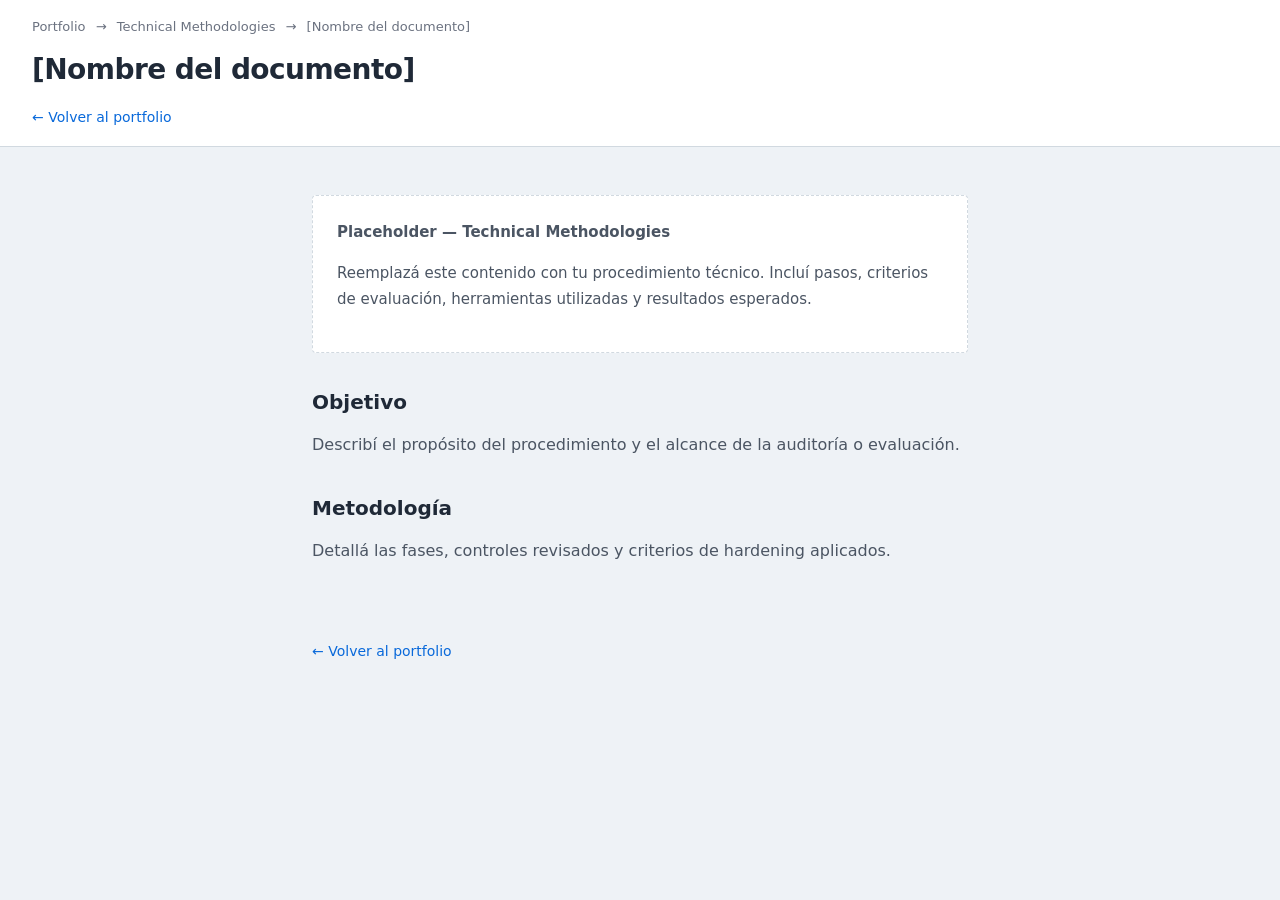
<file: assets/docs/methodologies/placeholder-doc.html>
<!DOCTYPE html>
<html lang="es">
<head>
  <meta charset="UTF-8">
  <meta name="viewport" content="width=device-width, initial-scale=1.0">
  <title>[Nombre del documento] — Technical Methodologies</title>
  <meta name="description" content="Procedimiento técnico de auditoría de infraestructura.">
  <link rel="stylesheet" href="../_layout.css">
</head>
<body>

  <header class="doc-header">
    <nav class="doc-breadcrumb" aria-label="Breadcrumb">
      <a href="../../../index.html">Portfolio</a>
      <span>&rarr;</span>
      <a href="../../../index.html#portfolio">Technical Methodologies</a>
      <span>&rarr;</span>
      [Nombre del documento]
    </nav>
    <h1 class="doc-title">[Nombre del documento]</h1>
    <a href="../../../index.html#portfolio" class="doc-back">&larr; Volver al portfolio</a>
  </header>

  <article class="doc-body">
    <div class="doc-placeholder">
      <p><strong>Placeholder — Technical Methodologies</strong></p>
      <p>Reemplazá este contenido con tu procedimiento técnico. Incluí pasos, criterios de evaluación, herramientas utilizadas y resultados esperados.</p>
    </div>

    <h2>Objetivo</h2>
    <p>Describí el propósito del procedimiento y el alcance de la auditoría o evaluación.</p>

    <h2>Metodología</h2>
    <p>Detallá las fases, controles revisados y criterios de hardening aplicados.</p>
  </article>

  <footer class="doc-footer">
    <a href="../../../index.html#portfolio" class="doc-back">&larr; Volver al portfolio</a>
  </footer>

</body>
</html>
</file>
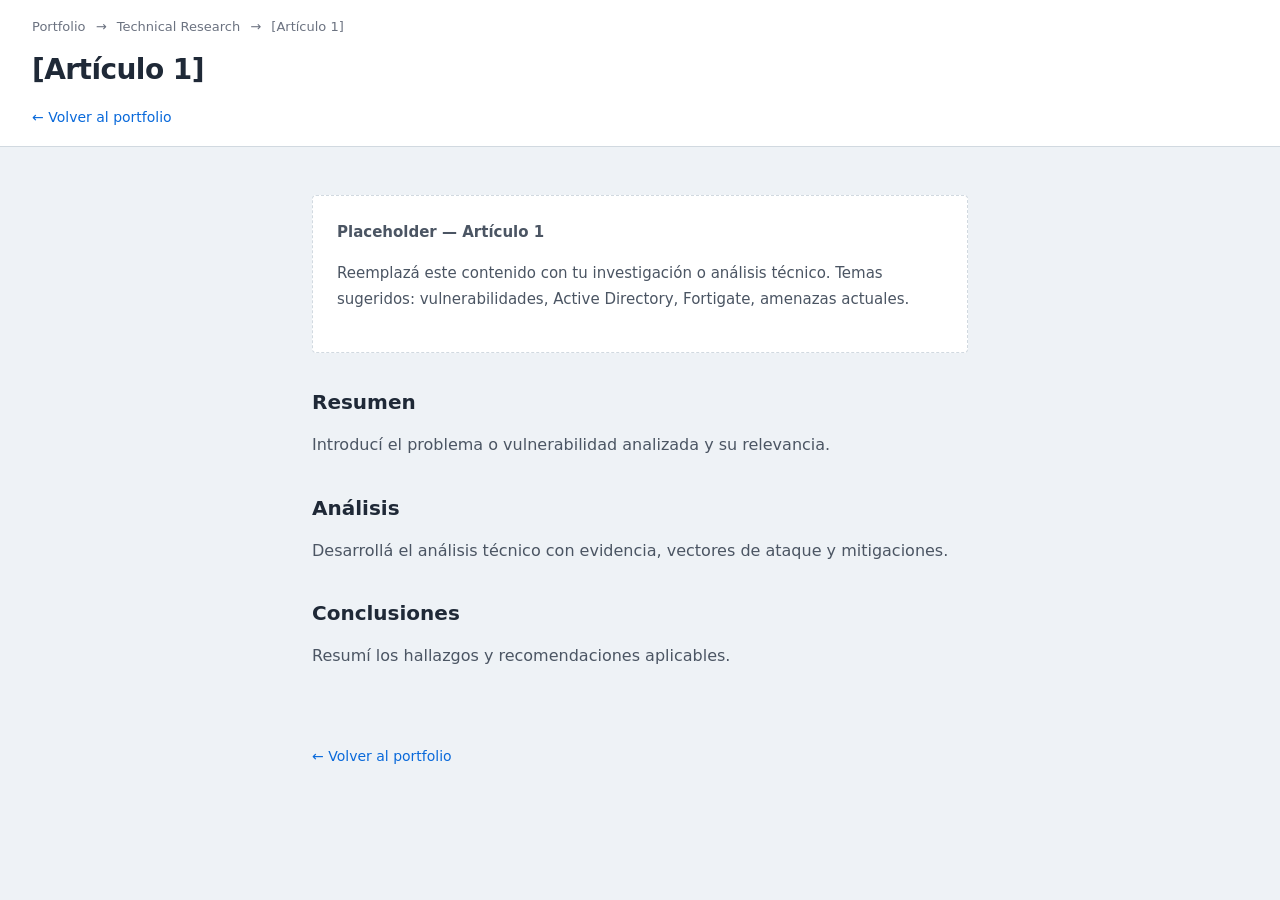
<file: assets/docs/research/article-01.html>
<!DOCTYPE html>
<html lang="es">
<head>
  <meta charset="UTF-8">
  <meta name="viewport" content="width=device-width, initial-scale=1.0">
  <title>[Artículo 1] — Technical Research</title>
  <meta name="description" content="Investigación técnica sobre vulnerabilidades y amenazas actuales.">
  <link rel="stylesheet" href="../_layout.css">
</head>
<body>

  <header class="doc-header">
    <nav class="doc-breadcrumb" aria-label="Breadcrumb">
      <a href="../../../index.html">Portfolio</a>
      <span>&rarr;</span>
      <a href="../../../index.html#portfolio">Technical Research</a>
      <span>&rarr;</span>
      [Artículo 1]
    </nav>
    <h1 class="doc-title">[Artículo 1]</h1>
    <a href="../../../index.html#portfolio" class="doc-back">&larr; Volver al portfolio</a>
  </header>

  <article class="doc-body">
    <div class="doc-placeholder">
      <p><strong>Placeholder — Artículo 1</strong></p>
      <p>Reemplazá este contenido con tu investigación o análisis técnico. Temas sugeridos: vulnerabilidades, Active Directory, Fortigate, amenazas actuales.</p>
    </div>

    <h2>Resumen</h2>
    <p>Introducí el problema o vulnerabilidad analizada y su relevancia.</p>

    <h2>Análisis</h2>
    <p>Desarrollá el análisis técnico con evidencia, vectores de ataque y mitigaciones.</p>

    <h2>Conclusiones</h2>
    <p>Resumí los hallazgos y recomendaciones aplicables.</p>
  </article>

  <footer class="doc-footer">
    <a href="../../../index.html#portfolio" class="doc-back">&larr; Volver al portfolio</a>
  </footer>

</body>
</html>
</file>
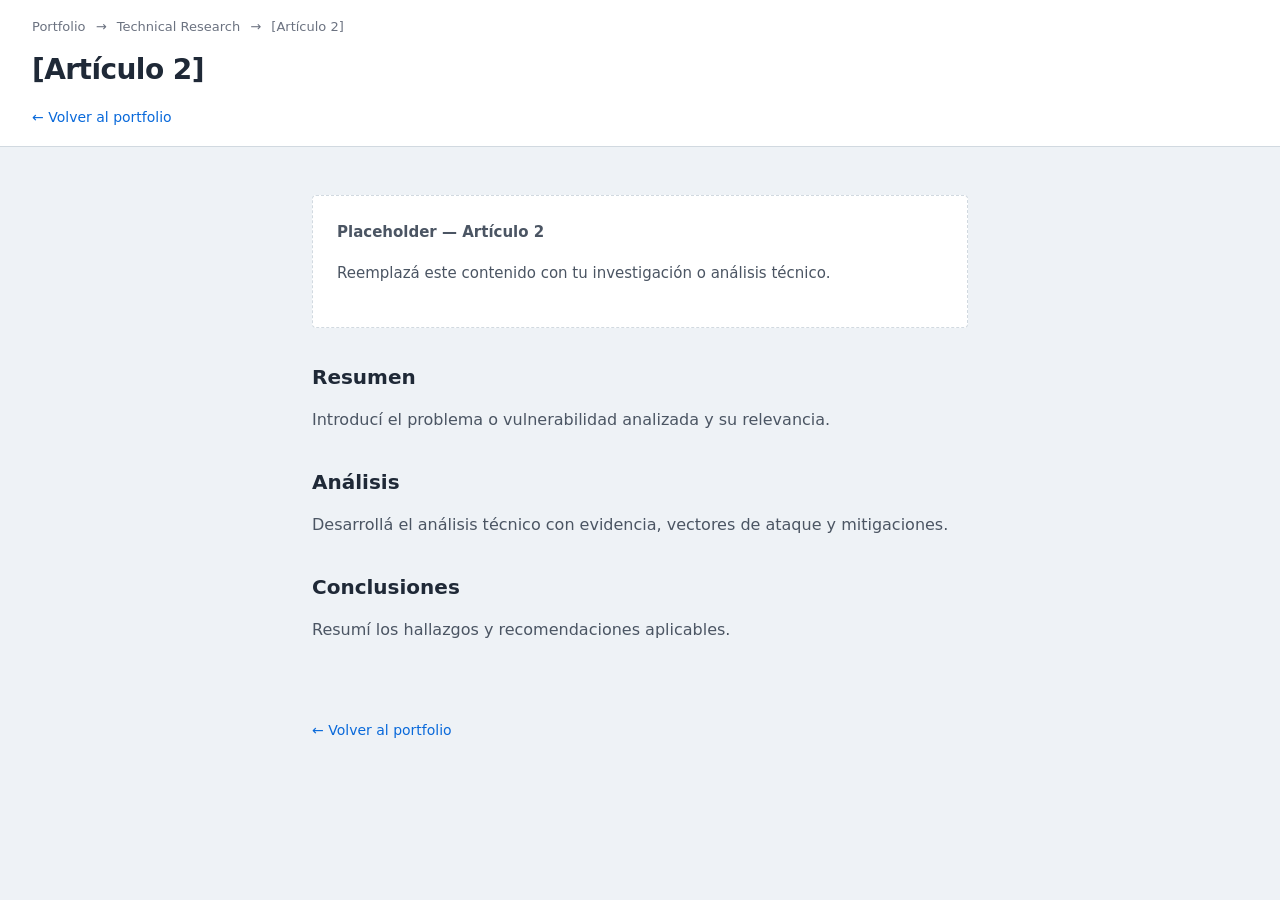
<file: assets/docs/research/article-02.html>
<!DOCTYPE html>
<html lang="es">
<head>
  <meta charset="UTF-8">
  <meta name="viewport" content="width=device-width, initial-scale=1.0">
  <title>[Artículo 2] — Technical Research</title>
  <meta name="description" content="Investigación técnica sobre vulnerabilidades y amenazas actuales.">
  <link rel="stylesheet" href="../_layout.css">
</head>
<body>

  <header class="doc-header">
    <nav class="doc-breadcrumb" aria-label="Breadcrumb">
      <a href="../../../index.html">Portfolio</a>
      <span>&rarr;</span>
      <a href="../../../index.html#portfolio">Technical Research</a>
      <span>&rarr;</span>
      [Artículo 2]
    </nav>
    <h1 class="doc-title">[Artículo 2]</h1>
    <a href="../../../index.html#portfolio" class="doc-back">&larr; Volver al portfolio</a>
  </header>

  <article class="doc-body">
    <div class="doc-placeholder">
      <p><strong>Placeholder — Artículo 2</strong></p>
      <p>Reemplazá este contenido con tu investigación o análisis técnico.</p>
    </div>

    <h2>Resumen</h2>
    <p>Introducí el problema o vulnerabilidad analizada y su relevancia.</p>

    <h2>Análisis</h2>
    <p>Desarrollá el análisis técnico con evidencia, vectores de ataque y mitigaciones.</p>

    <h2>Conclusiones</h2>
    <p>Resumí los hallazgos y recomendaciones aplicables.</p>
  </article>

  <footer class="doc-footer">
    <a href="../../../index.html#portfolio" class="doc-back">&larr; Volver al portfolio</a>
  </footer>

</body>
</html>
</file>
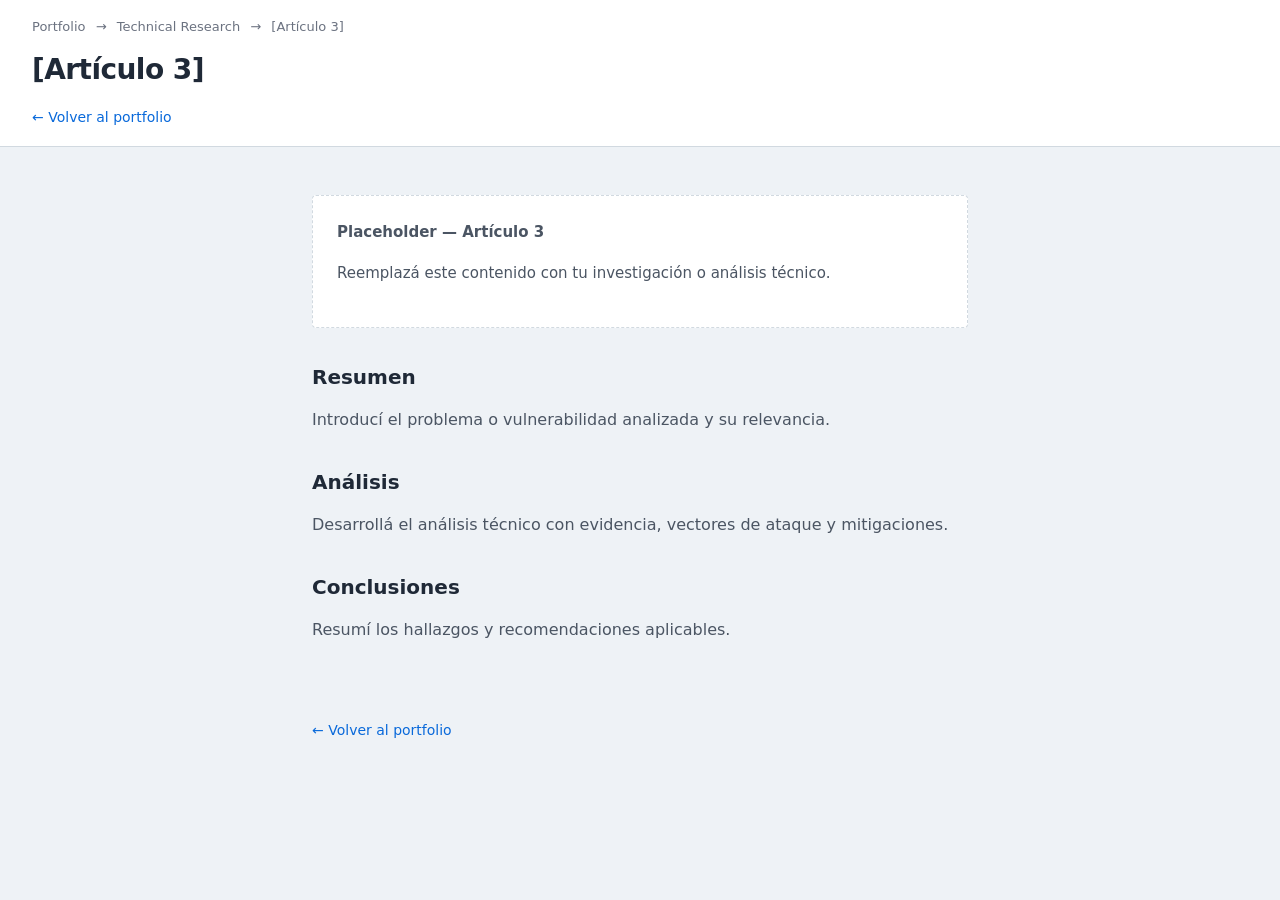
<file: assets/docs/research/article-03.html>
<!DOCTYPE html>
<html lang="es">
<head>
  <meta charset="UTF-8">
  <meta name="viewport" content="width=device-width, initial-scale=1.0">
  <title>[Artículo 3] — Technical Research</title>
  <meta name="description" content="Investigación técnica sobre vulnerabilidades y amenazas actuales.">
  <link rel="stylesheet" href="../_layout.css">
</head>
<body>

  <header class="doc-header">
    <nav class="doc-breadcrumb" aria-label="Breadcrumb">
      <a href="../../../index.html">Portfolio</a>
      <span>&rarr;</span>
      <a href="../../../index.html#portfolio">Technical Research</a>
      <span>&rarr;</span>
      [Artículo 3]
    </nav>
    <h1 class="doc-title">[Artículo 3]</h1>
    <a href="../../../index.html#portfolio" class="doc-back">&larr; Volver al portfolio</a>
  </header>

  <article class="doc-body">
    <div class="doc-placeholder">
      <p><strong>Placeholder — Artículo 3</strong></p>
      <p>Reemplazá este contenido con tu investigación o análisis técnico.</p>
    </div>

    <h2>Resumen</h2>
    <p>Introducí el problema o vulnerabilidad analizada y su relevancia.</p>

    <h2>Análisis</h2>
    <p>Desarrollá el análisis técnico con evidencia, vectores de ataque y mitigaciones.</p>

    <h2>Conclusiones</h2>
    <p>Resumí los hallazgos y recomendaciones aplicables.</p>
  </article>

  <footer class="doc-footer">
    <a href="../../../index.html#portfolio" class="doc-back">&larr; Volver al portfolio</a>
  </footer>

</body>
</html>
</file>
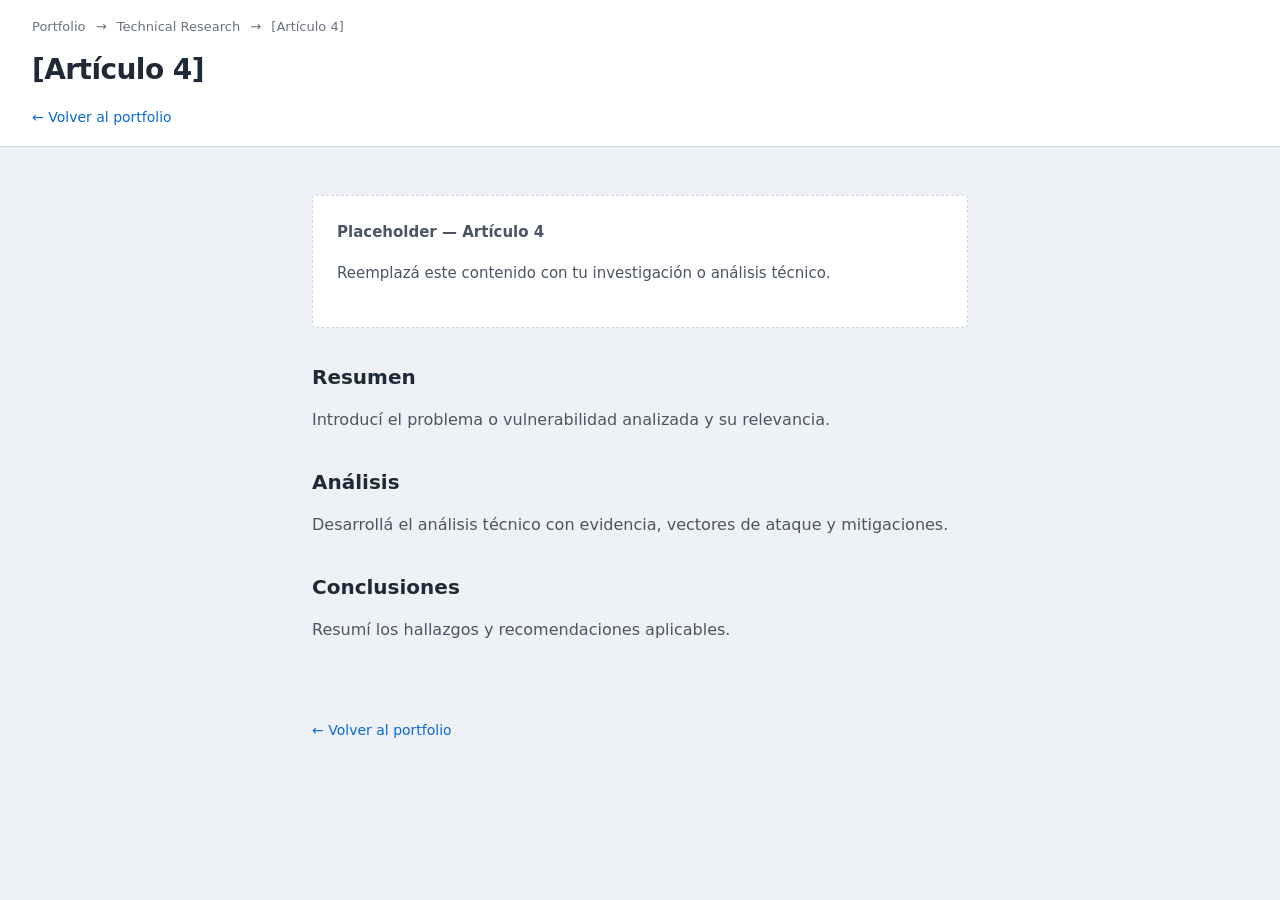
<file: assets/docs/research/article-04.html>
<!DOCTYPE html>
<html lang="es">
<head>
  <meta charset="UTF-8">
  <meta name="viewport" content="width=device-width, initial-scale=1.0">
  <title>[Artículo 4] — Technical Research</title>
  <meta name="description" content="Investigación técnica sobre vulnerabilidades y amenazas actuales.">
  <link rel="stylesheet" href="../_layout.css">
</head>
<body>

  <header class="doc-header">
    <nav class="doc-breadcrumb" aria-label="Breadcrumb">
      <a href="../../../index.html">Portfolio</a>
      <span>&rarr;</span>
      <a href="../../../index.html#portfolio">Technical Research</a>
      <span>&rarr;</span>
      [Artículo 4]
    </nav>
    <h1 class="doc-title">[Artículo 4]</h1>
    <a href="../../../index.html#portfolio" class="doc-back">&larr; Volver al portfolio</a>
  </header>

  <article class="doc-body">
    <div class="doc-placeholder">
      <p><strong>Placeholder — Artículo 4</strong></p>
      <p>Reemplazá este contenido con tu investigación o análisis técnico.</p>
    </div>

    <h2>Resumen</h2>
    <p>Introducí el problema o vulnerabilidad analizada y su relevancia.</p>

    <h2>Análisis</h2>
    <p>Desarrollá el análisis técnico con evidencia, vectores de ataque y mitigaciones.</p>

    <h2>Conclusiones</h2>
    <p>Resumí los hallazgos y recomendaciones aplicables.</p>
  </article>

  <footer class="doc-footer">
    <a href="../../../index.html#portfolio" class="doc-back">&larr; Volver al portfolio</a>
  </footer>

</body>
</html>
</file>
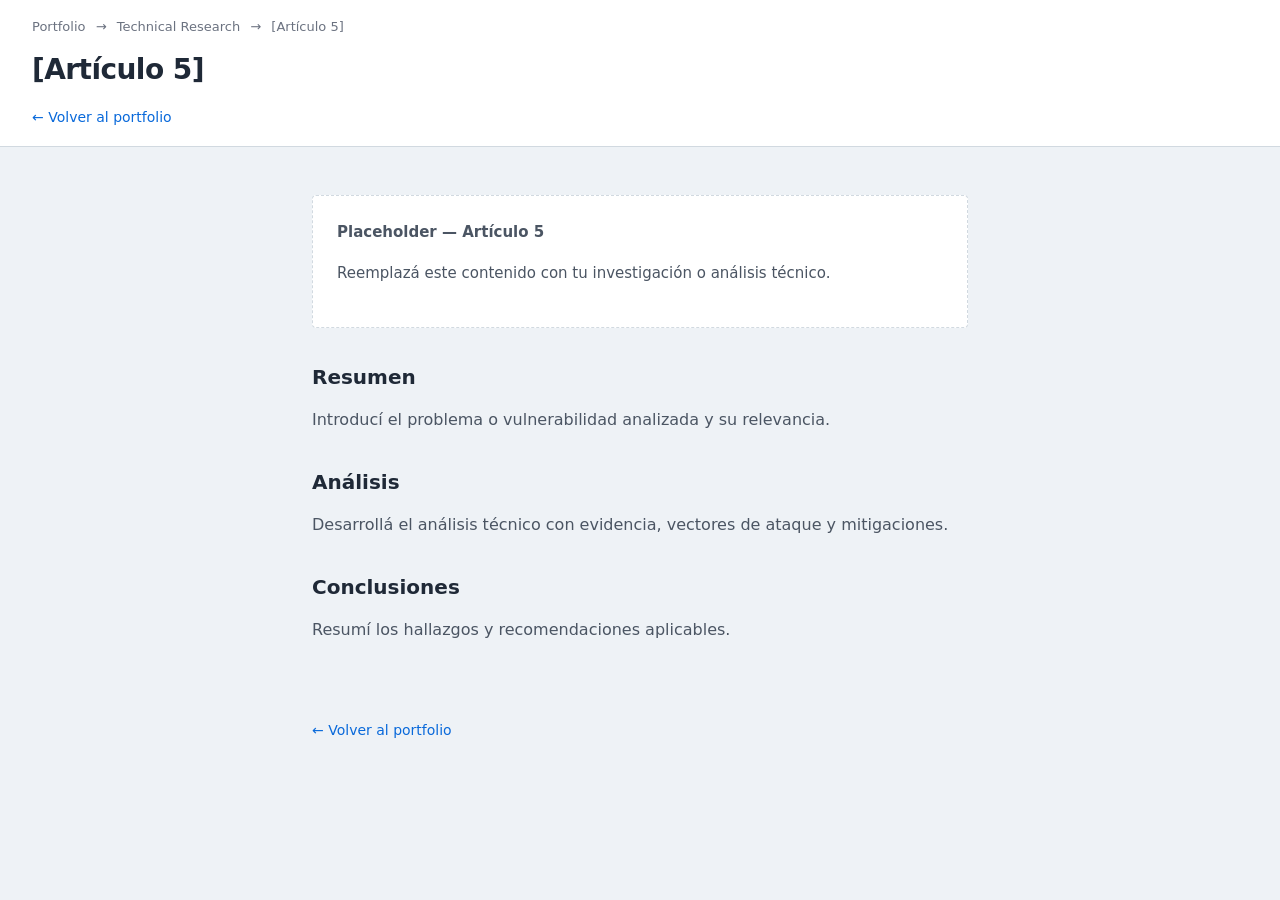
<file: assets/docs/research/article-05.html>
<!DOCTYPE html>
<html lang="es">
<head>
  <meta charset="UTF-8">
  <meta name="viewport" content="width=device-width, initial-scale=1.0">
  <title>[Artículo 5] — Technical Research</title>
  <meta name="description" content="Investigación técnica sobre vulnerabilidades y amenazas actuales.">
  <link rel="stylesheet" href="../_layout.css">
</head>
<body>

  <header class="doc-header">
    <nav class="doc-breadcrumb" aria-label="Breadcrumb">
      <a href="../../../index.html">Portfolio</a>
      <span>&rarr;</span>
      <a href="../../../index.html#portfolio">Technical Research</a>
      <span>&rarr;</span>
      [Artículo 5]
    </nav>
    <h1 class="doc-title">[Artículo 5]</h1>
    <a href="../../../index.html#portfolio" class="doc-back">&larr; Volver al portfolio</a>
  </header>

  <article class="doc-body">
    <div class="doc-placeholder">
      <p><strong>Placeholder — Artículo 5</strong></p>
      <p>Reemplazá este contenido con tu investigación o análisis técnico.</p>
    </div>

    <h2>Resumen</h2>
    <p>Introducí el problema o vulnerabilidad analizada y su relevancia.</p>

    <h2>Análisis</h2>
    <p>Desarrollá el análisis técnico con evidencia, vectores de ataque y mitigaciones.</p>

    <h2>Conclusiones</h2>
    <p>Resumí los hallazgos y recomendaciones aplicables.</p>
  </article>

  <footer class="doc-footer">
    <a href="../../../index.html#portfolio" class="doc-back">&larr; Volver al portfolio</a>
  </footer>

</body>
</html>
</file>
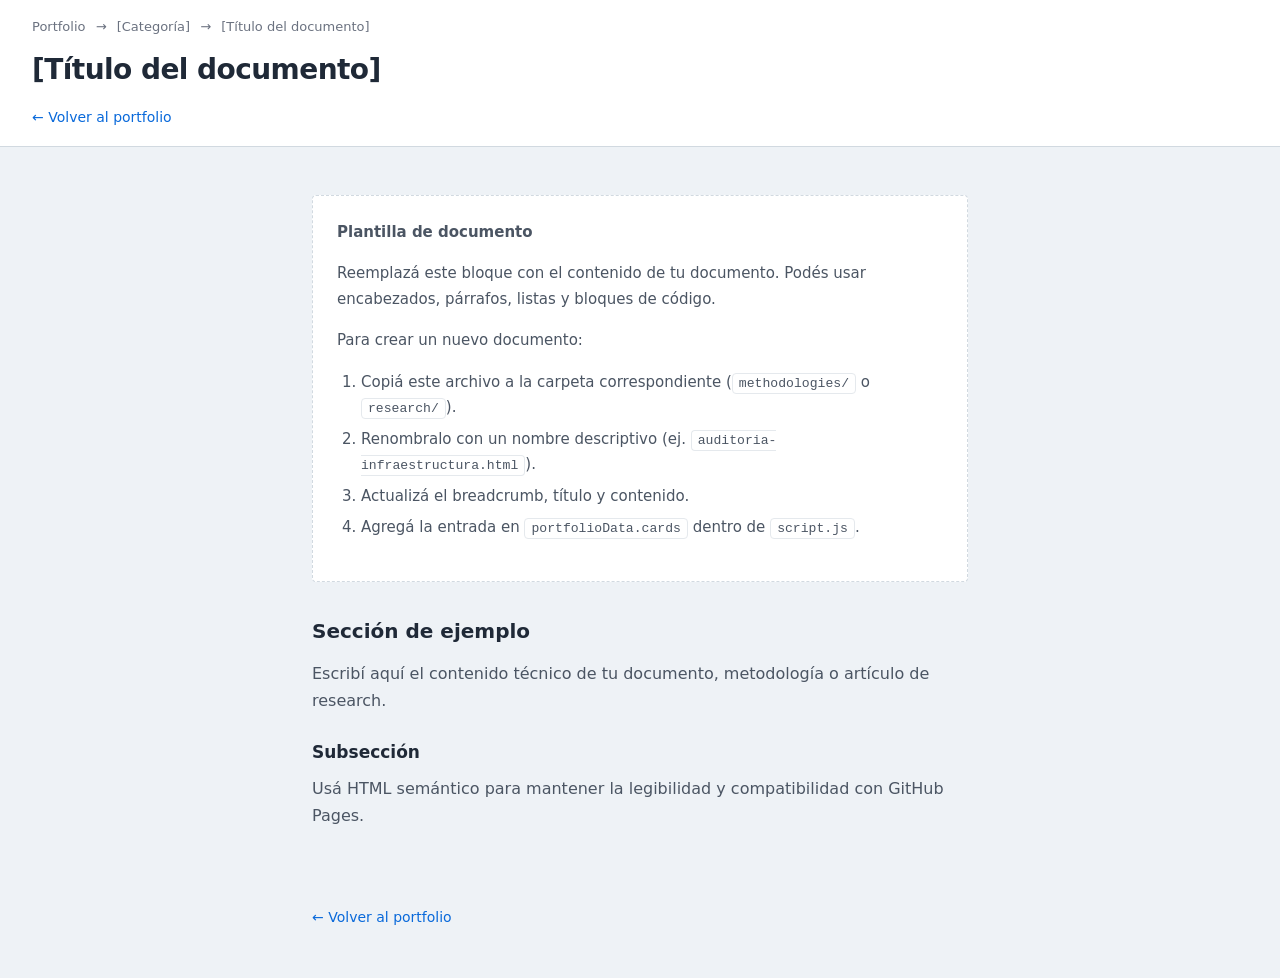
<file: assets/docs/templates/doc-template.html>
<!DOCTYPE html>
<html lang="es">
<head>
  <meta charset="UTF-8">
  <meta name="viewport" content="width=device-width, initial-scale=1.0">
  <!-- EDIT: Update title and description -->
  <title>[Título del documento] — Technical Portfolio</title>
  <meta name="description" content="[Breve descripción del documento]">
  <link rel="stylesheet" href="../_layout.css">
</head>
<body>

  <header class="doc-header">
    <!-- EDIT: Update breadcrumb category and title -->
    <nav class="doc-breadcrumb" aria-label="Breadcrumb">
      <a href="../../../index.html">Portfolio</a>
      <span>&rarr;</span>
      <a href="../../../index.html#portfolio">[Categoría]</a>
      <span>&rarr;</span>
      [Título del documento]
    </nav>
    <h1 class="doc-title">[Título del documento]</h1>
    <a href="../../../index.html#portfolio" class="doc-back">&larr; Volver al portfolio</a>
  </header>

  <article class="doc-body">
    <!-- EDIT: Replace placeholder content below with your document -->

    <div class="doc-placeholder">
      <p><strong>Plantilla de documento</strong></p>
      <p>Reemplazá este bloque con el contenido de tu documento. Podés usar encabezados, párrafos, listas y bloques de código.</p>
      <p>Para crear un nuevo documento:</p>
      <ol>
        <li>Copiá este archivo a la carpeta correspondiente (<code>methodologies/</code> o <code>research/</code>).</li>
        <li>Renombralo con un nombre descriptivo (ej. <code>auditoria-infraestructura.html</code>).</li>
        <li>Actualizá el breadcrumb, título y contenido.</li>
        <li>Agregá la entrada en <code>portfolioData.cards</code> dentro de <code>script.js</code>.</li>
      </ol>
    </div>

    <h2>Sección de ejemplo</h2>
    <p>Escribí aquí el contenido técnico de tu documento, metodología o artículo de research.</p>

    <h3>Subsección</h3>
    <p>Usá HTML semántico para mantener la legibilidad y compatibilidad con GitHub Pages.</p>

  </article>

  <footer class="doc-footer">
    <a href="../../../index.html#portfolio" class="doc-back">&larr; Volver al portfolio</a>
  </footer>

</body>
</html>
</file>
<file: style.css>
/* ==========================================================================
   Technical Portfolio — Dark Professional UI (Unified)
   Especializado para Information Security Analyst
   ========================================================================== */

/* --- CSS Variables --- */
:root {
  /* Paleta Principal Oscura */
  --bg-page: #0a0e12;
  --bg-surface: #141a20;
  --bg-hover: #1c262f;
  --bg-elevated: #1e2a36;

  /* Textos de Alto Contraste */
  --text-primary: #f0f6fc;
  --text-secondary: #c9d1d9;
  --text-muted: #8b949e;
  
  /* Acento */
  --accent: #58a6ff;
  --accent-hover: #79c0ff;
  --accent-glow: rgba(88, 166, 255, 0.1);
  
  /* Bordes */
  --border: #30363d;
  --border-subtle: #21262d;
  
  /* Radios */
  --radius-sm: 6px;
  --radius-md: 8px;
  --radius-lg: 12px;
  
  /* Fuentes */
  --font-sans: "Inter", -apple-system, "Segoe UI", Roboto, system-ui, sans-serif;
  --font-mono: "JetBrains Mono", "Cascadia Code", Consolas, monospace;
  
  --section-padding: clamp(3rem, 6vw, 6rem);
  --transition: 0.2s ease;
}

/* --- Reset --- */
*, *::before, *::after {
  box-sizing: border-box;
  margin: 0;
  padding: 0;
}

html {
  scroll-behavior: smooth;
}

body {
  font-family: var(--font-sans);
  font-size: 1.0625rem;
  line-height: 1.7;
  color: var(--text-secondary);
  background-color: var(--bg-page);
  -webkit-font-smoothing: antialiased;
}

a {
  color: var(--accent);
  text-decoration: none;
  transition: color var(--transition);
}

a:hover {
  color: var(--accent-hover);
}

ul {
  list-style: none;
}

/* --- Layout --- */
.container {
  width: 100%;
  max-width: 1400px;
  margin-inline: auto;
  padding-inline: clamp(1.5rem, 4vw, 4rem);
}

.section-title {
  font-size: clamp(2rem, 3.5vw, 2.8rem);
  font-weight: 700;
  letter-spacing: -0.02em;
  color: var(--text-primary);
  margin-bottom: 2rem;
  position: relative;
  display: inline-block;
}

.section-title::after {
  content: '';
  position: absolute;
  bottom: -6px;
  left: 0;
  width: 48px;
  height: 3px;
  background: var(--accent);
  border-radius: 3px;
}

/* --- Topbar --- */
.topbar {
  position: fixed;
  top: 0;
  right: 0;
  z-index: 100;
  display: flex;
  gap: 0.5rem;
  padding: 1rem clamp(1.5rem, 4vw, 4rem);
}

.topbar__link {
  display: flex;
  align-items: center;
  justify-content: center;
  width: 2.5rem;
  height: 2.5rem;
  border: 1px solid var(--border);
  border-radius: var(--radius-sm);
  background: var(--bg-surface);
  color: var(--text-muted);
  transition: all var(--transition);
}

.topbar__link:hover {
  border-color: var(--accent);
  background: var(--bg-hover);
  color: var(--accent);
}

.topbar__link svg {
  width: 1.125rem;
  height: 1.125rem;
}

/* ============================================
   1. HERO
   ============================================ */
.hero {
  min-height: 100vh;
  display: flex;
  align-items: center;
  padding-block: 5rem var(--section-padding);
}

.hero__content {
  width: 100%;
  max-width: 820px;
}

.hero__name {
  font-size: clamp(2.8rem, 6vw, 4.5rem);
  font-weight: 700;
  letter-spacing: -0.03em;
  line-height: 1.1;
  color: var(--text-primary);
  margin-bottom: 0.5rem;
}

.hero__role {
  font-size: clamp(1.2rem, 2vw, 1.6rem);
  color: var(--accent);
  font-weight: 500;
  margin-bottom: 1.25rem;
}

.hero__specialties {
  display: flex;
  flex-wrap: wrap;
  gap: 0.5rem;
  margin-bottom: 1.75rem;
}

.hero__tag {
  font-size: 0.8rem;
  font-weight: 500;
  color: var(--text-secondary);
  background: var(--bg-surface);
  border: 1px solid var(--border);
  border-radius: 50px;
  padding: 0.3rem 0.9rem;
  font-family: var(--font-mono);
  transition: all var(--transition);
}

.hero__tag:hover {
  border-color: var(--accent);
  color: var(--text-primary);
}

.hero__description {
  font-size: 1.1rem;
  color: var(--text-secondary);
  line-height: 1.8;
  max-width: 640px;
  margin-bottom: 2.5rem;
}

.hero__cta {
  display: inline-flex;
  align-items: center;
  gap: 0.5rem;
  font-size: 0.95rem;
  font-weight: 600;
  color: #fff;
  background: var(--accent);
  border: 1px solid var(--accent);
  border-radius: var(--radius-sm);
  padding: 0.7rem 1.8rem;
  transition: all var(--transition);
  text-transform: uppercase;
  letter-spacing: 0.04em;
}

.hero__cta:hover {
  background: var(--accent-hover);
  border-color: var(--accent-hover);
  color: #fff;
}

/* ============================================
   2. PORTFOLIO
   ============================================ */
.portfolio {
  min-height: 100vh;
  display: flex;
  flex-direction: column;
  justify-content: center;
  padding-block: var(--section-padding);
  border-top: 1px solid var(--border-subtle);
}

.portfolio .container {
  margin-bottom: 0.5rem;
}

.portfolio__grid {
  display: grid;
  grid-template-columns: repeat(3, 1fr);
  gap: 1.5rem;
  width: 100%;
  padding-inline: clamp(1.5rem, 4vw, 4rem);
}

/* --- Flip Card (estilo sobrio) --- */
.flip-card {
  perspective: 1000px;
  height: clamp(300px, 50vh, 420px);
  cursor: pointer;
}

.flip-card__inner {
  position: relative;
  width: 100%;
  height: 100%;
  transition: transform 0.5s ease;
  transform-style: preserve-3d;
}

.flip-card.is-flipped .flip-card__inner {
  transform: rotateY(180deg);
}

.flip-card__face {
  position: absolute;
  inset: 0;
  backface-visibility: hidden;
  display: flex;
  flex-direction: column;
  background: var(--bg-surface);
  border: 1px solid var(--border);
  border-radius: var(--radius-md);
  padding: 1.75rem;
  transition: all var(--transition);
}

.flip-card:not(.is-flipped):hover .flip-card__face--front {
  border-color: var(--accent);
  background: var(--bg-hover);
}

.flip-card__face--back {
  transform: rotateY(180deg);
}

.flip-card__title {
  font-size: 1.2rem;
  font-weight: 600;
  color: var(--text-primary);
  margin-bottom: 0.5rem;
}

.flip-card__description {
  font-size: 0.95rem;
  color: var(--text-secondary);
  line-height: 1.6;
  flex: 1;
}

.flip-card__footer {
  font-size: 0.8rem;
  color: var(--text-muted);
  font-family: var(--font-mono);
  margin-top: 1rem;
  padding-top: 0.75rem;
  border-top: 1px solid var(--border-subtle);
}

.flip-card__back-header {
  display: flex;
  align-items: center;
  justify-content: space-between;
  margin-bottom: 1rem;
  padding-bottom: 0.5rem;
  border-bottom: 1px solid var(--border-subtle);
}

.flip-card__back-title {
  font-size: 0.95rem;
  font-weight: 600;
  color: var(--text-primary);
}

.flip-card__back-btn {
  font-size: 0.75rem;
  color: var(--text-muted);
  padding: 0.2rem 0.6rem;
  border: 1px solid var(--border);
  border-radius: var(--radius-sm);
  background: transparent;
  transition: all var(--transition);
}

.flip-card__back-btn:hover {
  border-color: var(--accent);
  color: var(--accent);
}

.flip-card__items {
  flex: 1;
  overflow-y: auto;
  display: flex;
  flex-direction: column;
  gap: 0.5rem;
}

.flip-card__items::-webkit-scrollbar {
  width: 3px;
}

.flip-card__items::-webkit-scrollbar-thumb {
  background: var(--border);
  border-radius: 10px;
}

.flip-card__item {
  display: block;
  padding: 0.6rem 0.8rem;
  background: var(--bg-page);
  border-left: 2px solid var(--accent);
  border-radius: var(--radius-sm);
  transition: all var(--transition);
}

.flip-card__item:hover {
  background: var(--bg-hover);
  transform: translateX(4px);
}

.flip-card__item-label {
  font-size: 0.85rem;
  font-weight: 500;
  color: var(--accent);
}

.flip-card__item-meta {
  font-size: 0.75rem;
  color: var(--text-muted);
  margin-top: 0.15rem;
}

.flip-card__item-lang {
  display: inline-block;
  font-family: var(--font-mono);
  font-size: 0.7rem;
  color: var(--text-secondary);
  background: var(--bg-page);
  border: 1px solid var(--border-subtle);
  border-radius: 4px;
  padding: 0.05rem 0.4rem;
  margin-top: 0.25rem;
}

/* ============================================
   3. ABOUT
   ============================================ */
.about {
  padding-block: var(--section-padding);
  border-top: 1px solid var(--border-subtle);
}

.about__block {
  margin-bottom: 2rem;
  max-width: 820px;
}

.about__block:last-child {
  margin-bottom: 0;
}

.about__subtitle {
  font-size: 1.2rem;
  font-weight: 600;
  color: var(--text-primary);
  margin-bottom: 0.5rem;
}

.about__subtitle::before {
  content: '▹ ';
  color: var(--accent);
}

.about__text {
  color: var(--text-secondary);
  line-height: 1.8;
  font-size: 1rem;
}


/* ============================================
   PROFESSIONAL DEVELOPMENT (Estilo unificado)
   ============================================ */
.development {
  padding-block: var(--section-padding);
  border-top: 1px solid var(--border-subtle);
}

.dev-dashboard {
  display: flex;
  flex-direction: column;
  gap: 2.5rem;
}

/* --- Subtítulos --- */
.dev-subtitle {
  font-size: 1.1rem;
  font-weight: 600;
  color: var(--text-primary);
  margin-bottom: 1rem;
  display: flex;
  align-items: center;
  gap: 0.5rem;
}

/* --- Formación Académica --- */
.dev-education {
  display: grid;
  grid-template-columns: repeat(auto-fit, minmax(280px, 1fr));
  gap: 1.25rem;
}

.dev-education-item {
  background: var(--bg-surface);
  border: 1px solid var(--border);
  border-radius: var(--radius-md);
  padding: 1.5rem;
  border-left: 3px solid var(--accent);
  transition: all var(--transition);
  display: flex;
  flex-direction: column;
}

.dev-education-item:hover {
  border-color: var(--accent);
  background: var(--bg-hover);
}

.dev-education-header {
  display: flex;
  align-items: center;
  gap: 0.75rem;
  margin-bottom: 0.5rem;
}

.dev-education-icon {
  width: 40px;
  height: 40px;
  flex-shrink: 0;
  border-radius: var(--radius-sm);
  background: var(--bg-page);
  display: flex;
  align-items: center;
  justify-content: center;
  border: 1px solid var(--border-subtle);
}

.dev-education-icon img {
  width: 28px;
  height: 28px;
  object-fit: contain;
  display: block;
}

.dev-education-info {
  flex: 1;
  min-width: 0;
}

.dev-education-item h4 {
  font-size: 1.05rem;
  font-weight: 600;
  color: var(--text-primary);
  margin-bottom: 0.1rem;
}

.dev-education-item .institution {
  font-size: 0.9rem;
  color: var(--text-muted);
}

.dev-education-item .year {
  display: inline-block;
  font-size: 0.8rem;
  font-family: var(--font-mono);
  color: var(--text-muted);
  background: var(--bg-page);
  padding: 0.1rem 0.6rem;
  border-radius: 50px;
  border: 1px solid var(--border-subtle);
  margin-top: 0.4rem;
  width: fit-content;
}

.dev-education-item .dev-cert-link {
  margin-top: 0.75rem;
  align-self: flex-start;
}

/* --- Certificaciones --- */
.dev-certs-grid {
  display: grid;
  grid-template-columns: repeat(auto-fill, minmax(260px, 1fr));
  gap: 1.25rem;
}

.dev-cert-card {
  background: var(--bg-surface);
  border: 1px solid var(--border);
  border-radius: var(--radius-md);
  padding: 1.5rem;
  transition: all var(--transition);
  display: flex;
  flex-direction: column;
}

.dev-cert-card:hover {
  border-color: var(--accent);
  background: var(--bg-hover);
}

.dev-cert-header {
  display: flex;
  align-items: center;
  gap: 0.75rem;
  margin-bottom: 0.75rem;
}

.dev-cert-icon {
  width: 40px;
  height: 40px;
  flex-shrink: 0;
  border-radius: var(--radius-sm);
  background: var(--bg-page);
  display: flex;
  align-items: center;
  justify-content: center;
  border: 1px solid var(--border-subtle);
}

.dev-cert-icon img {
  width: 28px;
  height: 28px;
  object-fit: contain;
  display: block;
}

.dev-cert-icon .emoji-only {
  font-size: 1.3rem;
  line-height: 1;
}

.dev-cert-info {
  flex: 1;
  min-width: 0;
}

.dev-cert-title {
  font-size: 0.95rem;
  font-weight: 600;
  color: var(--text-primary);
  line-height: 1.3;
}

.dev-cert-issuer {
  font-size: 0.8rem;
  color: var(--text-muted);
}

.dev-cert-meta {
  display: flex;
  flex-wrap: wrap;
  gap: 0.5rem;
  margin-top: 0.5rem;
  padding-top: 0.5rem;
  border-top: 1px solid var(--border-subtle);
}

.dev-cert-badge {
  display: inline-flex;
  align-items: center;
  gap: 0.3rem;
  font-size: 0.7rem;
  font-weight: 600;
  padding: 0.15rem 0.6rem;
  border-radius: 50px;
  background: var(--bg-page);
  border: 1px solid var(--border-subtle);
  color: var(--text-muted);
  font-family: var(--font-mono);
}

.dev-cert-badge.status-completed {
  border-color: #2ea043;
  color: #2ea043;
}

.dev-cert-link {
  display: inline-flex;
  align-items: center;
  gap: 0.4rem;
  font-size: 0.85rem;
  font-weight: 500;
  color: var(--accent);
  transition: all var(--transition);
  margin-top: 0.5rem;
  align-self: flex-start;
}

.dev-cert-link:hover {
  color: var(--accent-hover);
  gap: 0.6rem;
}

/* --- Aprendizaje Autodidacta --- */
.dev-self-taught {
  display: flex;
  flex-wrap: wrap;
  gap: 0.6rem;
}

.dev-skill-tag {
  display: inline-flex;
  align-items: center;
  gap: 0.4rem;
  font-size: 0.85rem;
  font-weight: 500;
  color: var(--text-secondary);
  background: var(--bg-surface);
  border: 1px solid var(--border-subtle);
  border-radius: var(--radius-sm);
  padding: 0.3rem 0.8rem;
  font-family: var(--font-mono);
  transition: all var(--transition);
}

.dev-skill-tag:hover {
  border-color: var(--accent);
  color: var(--text-primary);
}

.dev-skill-tag .dot {
  width: 5px;
  height: 5px;
  border-radius: 50%;
  background: var(--accent);
  display: inline-block;
  flex-shrink: 0;
}

/* --- Próximos Objetivos --- */
.dev-goals {
  display: flex;
  flex-wrap: wrap;
  gap: 0.75rem;
}

.dev-goal-tag {
  display: inline-flex;
  align-items: center;
  gap: 0.4rem;
  font-size: 0.9rem;
  color: var(--text-secondary);
  background: var(--bg-surface);
  border: 1px solid var(--border);
  border-radius: 50px;
  padding: 0.3rem 1rem;
  font-family: var(--font-mono);
  transition: all var(--transition);
}

.dev-goal-tag:hover {
  border-color: var(--accent);
  color: var(--text-primary);
}

.dev-goal-tag .emoji {
  font-size: 0.9rem;
}

/* --- Objetivos --- */
.dev-goals {
  display: flex;
  flex-wrap: wrap;
  gap: 0.75rem;
}

.dev-goal-tag {
  display: inline-flex;
  align-items: center;
  gap: 0.4rem;
  font-size: 0.9rem;
  color: var(--text-secondary);
  background: var(--bg-surface);
  border: 1px solid var(--border);
  border-radius: 50px;
  padding: 0.3rem 1rem;
  font-family: var(--font-mono);
  transition: all var(--transition);
}

.dev-goal-tag:hover {
  border-color: var(--accent);
  color: var(--text-primary);
}

.dev-goal-tag .emoji {
  font-size: 0.9rem;
}

/* ============================================
   5. CONTACT
   ============================================ */
.contact {
  padding-block: var(--section-padding);
  border-top: 1px solid var(--border-subtle);
}

.contact__links {
  display: flex;
  flex-wrap: wrap;
  gap: 1rem;
}

.contact__link {
  display: inline-flex;
  align-items: center;
  gap: 0.6rem;
  font-size: 0.95rem;
  font-weight: 500;
  color: var(--text-primary);
  background: var(--bg-surface);
  border: 1px solid var(--border);
  border-radius: var(--radius-sm);
  padding: 0.6rem 1.5rem;
  transition: all var(--transition);
}

.contact__link:hover {
  border-color: var(--accent);
  background: var(--bg-hover);
  color: var(--accent);
}

.contact__link svg {
  width: 1.1rem;
  height: 1.1rem;
  color: var(--text-muted);
  flex-shrink: 0;
}

.contact__link:hover svg {
  color: var(--accent);
}

/* ============================================
   6. FOOTER
   ============================================ */
.site-footer {
  padding-block: 2rem;
  border-top: 1px solid var(--border-subtle);
  text-align: center;
}

.site-footer__text {
  font-size: 0.8rem;
  color: var(--text-muted);
  line-height: 1.8;
  font-family: var(--font-mono);
}

/* --- Accesibilidad --- */
:focus-visible {
  outline: 2px solid var(--accent);
  outline-offset: 2px;
}

::selection {
  background: var(--accent);
  color: var(--bg-page);
}

/* ============================================
   RESPONSIVE
   ============================================ */
@media (max-width: 1024px) {
  .portfolio__grid {
    grid-template-columns: repeat(2, 1fr);
    gap: 1.25rem;
  }
  
  .flip-card {
    height: 320px;
  }
}

@media (max-width: 768px) {
  .container {
    padding-inline: 1.25rem;
  }
  
  .topbar {
    padding: 0.75rem 1.25rem;
  }
  
  .topbar__link {
    width: 2.25rem;
    height: 2.25rem;
  }
  
  .hero {
    min-height: auto;
    padding: 5rem 0 2rem 0;
  }
  
  .hero__content {
    text-align: center;
  }
  
  .hero__specialties {
    justify-content: center;
  }
  
  .hero__description {
    max-width: 100%;
    margin-inline: auto;
  }
  
  .hero__cta {
    margin-inline: auto;
  }
  
  .portfolio__grid {
    grid-template-columns: 1fr;
    max-width: 480px;
    margin-inline: auto;
    padding-inline: 0;
  }
  
  .flip-card {
    height: 280px;
  }
  
  .dev-education {
    grid-template-columns: 1fr;
  }
  
  .dev-certs-grid {
    grid-template-columns: 1fr;
  }
  
  .contact__links {
    flex-direction: column;
  }
  
  .contact__link {
    width: 100%;
    justify-content: center;
  }
  
  .section-title {
    text-align: center;
    display: block;
  }
  
  .section-title::after {
    left: 50%;
    transform: translateX(-50%);
  }
}

@media (max-width: 480px) {
  .topbar {
    padding: 0.5rem 0.75rem;
    gap: 0.3rem;
  }
  
  .topbar__link {
    width: 2rem;
    height: 2rem;
  }
  
  .topbar__link svg {
    width: 1rem;
    height: 1rem;
  }
  
  .hero__specialties {
    gap: 0.35rem;
  }
  
  .hero__tag {
    font-size: 0.7rem;
    padding: 0.2rem 0.6rem;
  }
}
</file>
<file: assets/docs/_layout.css>
/* Shared layout styles for document pages in assets/docs/ */

:root {
  --bg-page: #eef2f6;
  --bg-surface: #ffffff;
  --text-primary: #1f2937;
  --text-secondary: #4b5563;
  --text-muted: #6b7280;
  --accent: #0969da;
  --accent-hover: #0550ae;
  --border: #d1d9e0;
  --border-subtle: #e5e9ed;
  --radius-sm: 4px;
  --font-sans: system-ui, -apple-system, "Segoe UI", Helvetica, Arial, sans-serif;
  --font-mono: "Cascadia Code", Consolas, "Courier New", monospace;
}

*,
*::before,
*::after {
  box-sizing: border-box;
  margin: 0;
  padding: 0;
}

body {
  font-family: var(--font-sans);
  font-size: 1rem;
  line-height: 1.7;
  color: var(--text-primary);
  background: var(--bg-page);
  -webkit-font-smoothing: antialiased;
}

a {
  color: var(--accent);
  text-decoration: none;
}

a:hover {
  color: var(--accent-hover);
}

.doc-header {
  background: var(--bg-surface);
  border-bottom: 1px solid var(--border);
  padding: 1rem clamp(1rem, 4vw, 2rem);
}

.doc-breadcrumb {
  font-size: 0.8125rem;
  color: var(--text-muted);
  margin-bottom: 0.5rem;
}

.doc-breadcrumb a {
  color: var(--text-muted);
}

.doc-breadcrumb a:hover {
  color: var(--accent);
}

.doc-breadcrumb span {
  margin-inline: 0.375rem;
}

.doc-title {
  font-size: clamp(1.375rem, 3vw, 1.75rem);
  font-weight: 600;
  letter-spacing: -0.02em;
}

.doc-back {
  display: inline-flex;
  align-items: center;
  gap: 0.375rem;
  font-size: 0.875rem;
  font-weight: 500;
  margin-top: 0.75rem;
}

.doc-body {
  max-width: 720px;
  margin-inline: auto;
  padding: clamp(2rem, 5vw, 3rem) clamp(1rem, 4vw, 2rem);
}

.doc-body h2 {
  font-size: 1.25rem;
  font-weight: 600;
  margin-block: 2rem 0.75rem;
}

.doc-body h3 {
  font-size: 1.0625rem;
  font-weight: 600;
  margin-block: 1.5rem 0.5rem;
}

.doc-body p {
  color: var(--text-secondary);
  margin-bottom: 1rem;
}

.doc-body ul,
.doc-body ol {
  color: var(--text-secondary);
  margin-bottom: 1rem;
  padding-left: 1.5rem;
}

.doc-body li {
  margin-bottom: 0.375rem;
}

.doc-body code {
  font-family: var(--font-mono);
  font-size: 0.875em;
  background: var(--bg-surface);
  border: 1px solid var(--border-subtle);
  border-radius: var(--radius-sm);
  padding: 0.125rem 0.375rem;
}

.doc-body pre {
  background: var(--bg-surface);
  border: 1px solid var(--border);
  border-radius: var(--radius-sm);
  padding: 1rem;
  overflow-x: auto;
  margin-bottom: 1rem;
}

.doc-body pre code {
  border: none;
  padding: 0;
  background: none;
}

.doc-placeholder {
  background: var(--bg-surface);
  border: 1px dashed var(--border);
  border-radius: var(--radius-sm);
  padding: 1.5rem;
  color: var(--text-muted);
  font-size: 0.9375rem;
}

.doc-footer {
  max-width: 720px;
  margin-inline: auto;
  padding: 0 clamp(1rem, 4vw, 2rem) 3rem;
}
</file>
